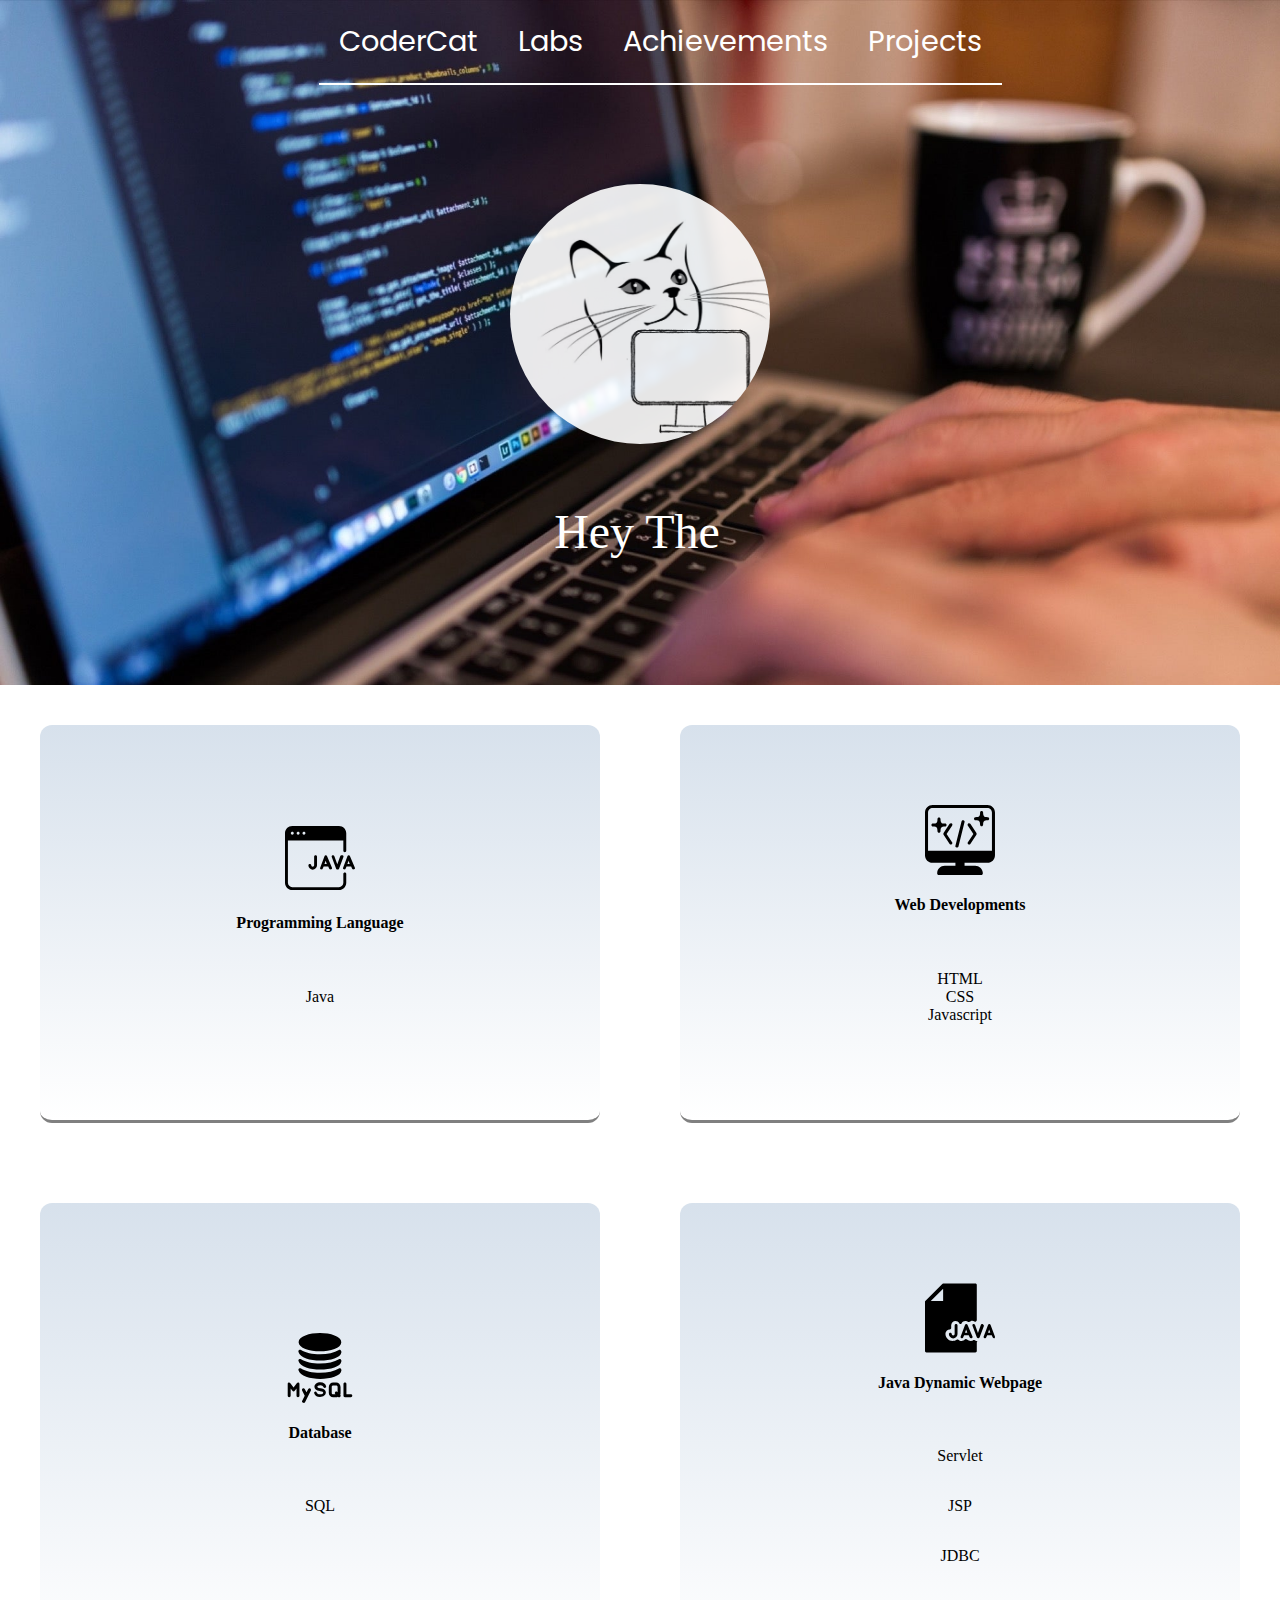
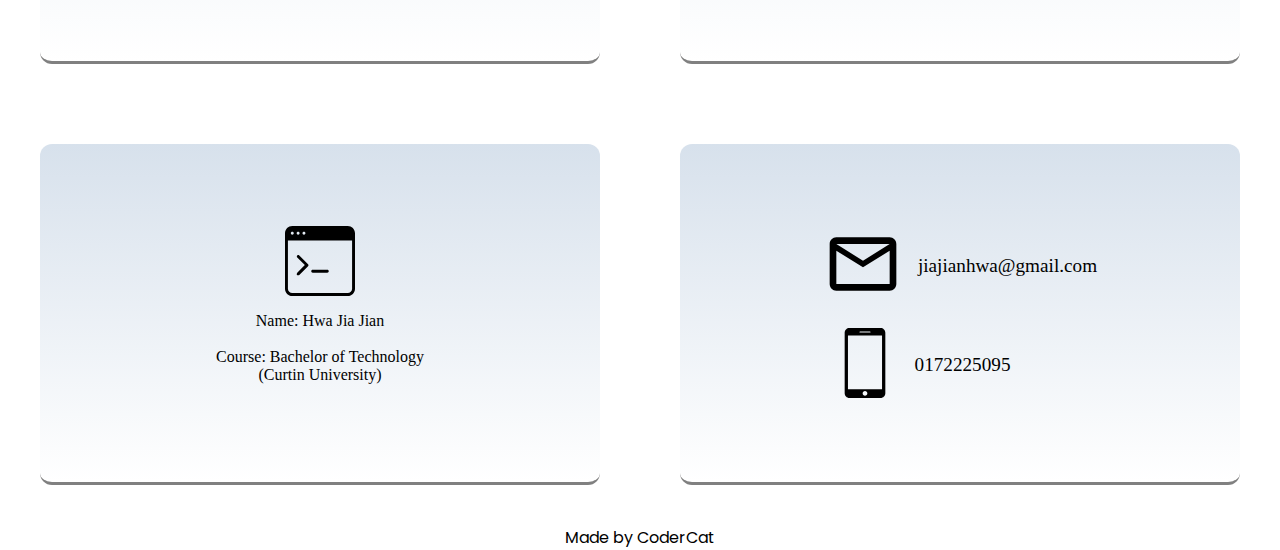
<file: index.html>
<!DOCTYPE html>

<html>
    <head>
        <meta charset="utf-8">
        <meta name="viewport" content="width=device-width, initial-scale=1">

        <link href="https://fonts.googleapis.com/css2?family=Roboto:wght@300&display=swap" rel="stylesheet">
        <link rel="preconnect" href="https://fonts.gstatic.com">
<link href="https://fonts.googleapis.com/css2?family=Poppins:wght@200&display=swap" rel="stylesheet">
        <link rel="stylesheet" type="text/css" href="style.css">

        <title>Jian | Programmer</title>
    </head>

    <body>
      <section class="main-section">
        <nav class="main-nav">
          <ul class="main-nav-container">
              <li><a href=".">CoderCat</a></li>
              <li><a href="labs.html">Labs</a></li>
              <li><a href="achievements.html">Achievements</a></li>
              <li><a href="project.html">Projects</a></li>
          </ul>
        </nav>

        <section class="title">
          <div class="title-background"></div>
          
          <div class="main-container">
            <div class="logo"></div>
            <!-- <h1 class="main-title">Programmer & Learner</h1>   -->
            <div class='console-container'>
              <span id='titleText'></span>
              <div class='console-underscore' id='console'>&#95;</div>
            </div>
          </div>
          
        </section>
      </section>
    
      <section class="self-introduction-section">
          <!-- <div class="selfintro-inner-bg">
            <div class="self-introduction-container">
              <h1 class="self-introduction-title">I am <span class="emphasize">Jian</span></h1>
              <p><span class="emphasize">C</span>oder, <span class="emphasize">L</span>earner</p>
              
            </div>
          </div> -->
  
          <div class="skills-container">
            <div class="skillsElement java-container">
              <div class="java-logo"></div>
              <h4>Programming Language</h4><br>
              <p>Java</p>
            </div>
  
            <div class="skillsElement web-container">
              <div class="webdev-logo"></div>
              <h4>Web Developments</h4><br>
              <p>HTML<br>CSS<br>Javascript</p>
            </div>
  
            <div class="skillsElement server-container">
              <div class="db-logo"></div>
              <h4>Database</h4><br>
              <p>SQL</p>
            </div>
  
            <div class="skillsElement javaWeb-container">
              <div class="javaWeb-logo"></div>
              <h4>Java Dynamic Webpage</h4><br>
              <p>Servlet</p>
              <p>JSP</p>
              <p>JDBC</p>
            </div>
  
            <div class="skillsElement etc-container">
              <div class="etc-logo"></div>
              <p>Name: Hwa Jia Jian<br><br>
                 Course: Bachelor of Technology<br>
                 (Curtin University)

              </p>
            </div>

            <div class="skillsElement contact-container">
              <div class="email-container">
                <div class="emaillogo logo">
                  <img src="Images/emailsvg.svg">
                </div>
              <div class="email">jiajianhwa@gmail.com</div>
                
              </div>
                
              <div class="phoneNum-container">
                <div class="phonelogo logo">
                  <img src="Images/smartphone-call.svg">
                </div>
              <div class="phonenumber">0172225095</div>
    

            </div>
  
          </div>
      </section>

      <!-- <section class="skills">
        <div class="skills-container">
          
          <div class="skills-background"></div>
          <div class="skillsElement java-container">
          <h4>Programming Language</h4><br>
          <p>Java</p>
          
          </div>
          <div class="skillsElement web-container">
            <h4>Web Developments</h4><br>
            <p>HTML<br>CSS<br>Javascript<br>Bootstrap</p>
          </div>
          <div class="skillsElement server-container">
            <h4>Database</h4><br>
            <p>SQL</p>
          </div>

          <div class="skillsElement backend-container">
            <h4>BackEnd</h4><br>
            <p>Servlet</p>
            <p>JSP</p>
            <p>JDBC</p>
          </div>
        </div>
          
      </section> -->
      <script type= "text/javascript" src="script.js"></script>
      <script>
        consoleText(['Hey There!', 'I am Jian', 'A passionate programmer'], 'titleText',['white','white','white']);
    </script>
      <footer>Made by CoderCat</footer>
    </body>
</html>
</file>
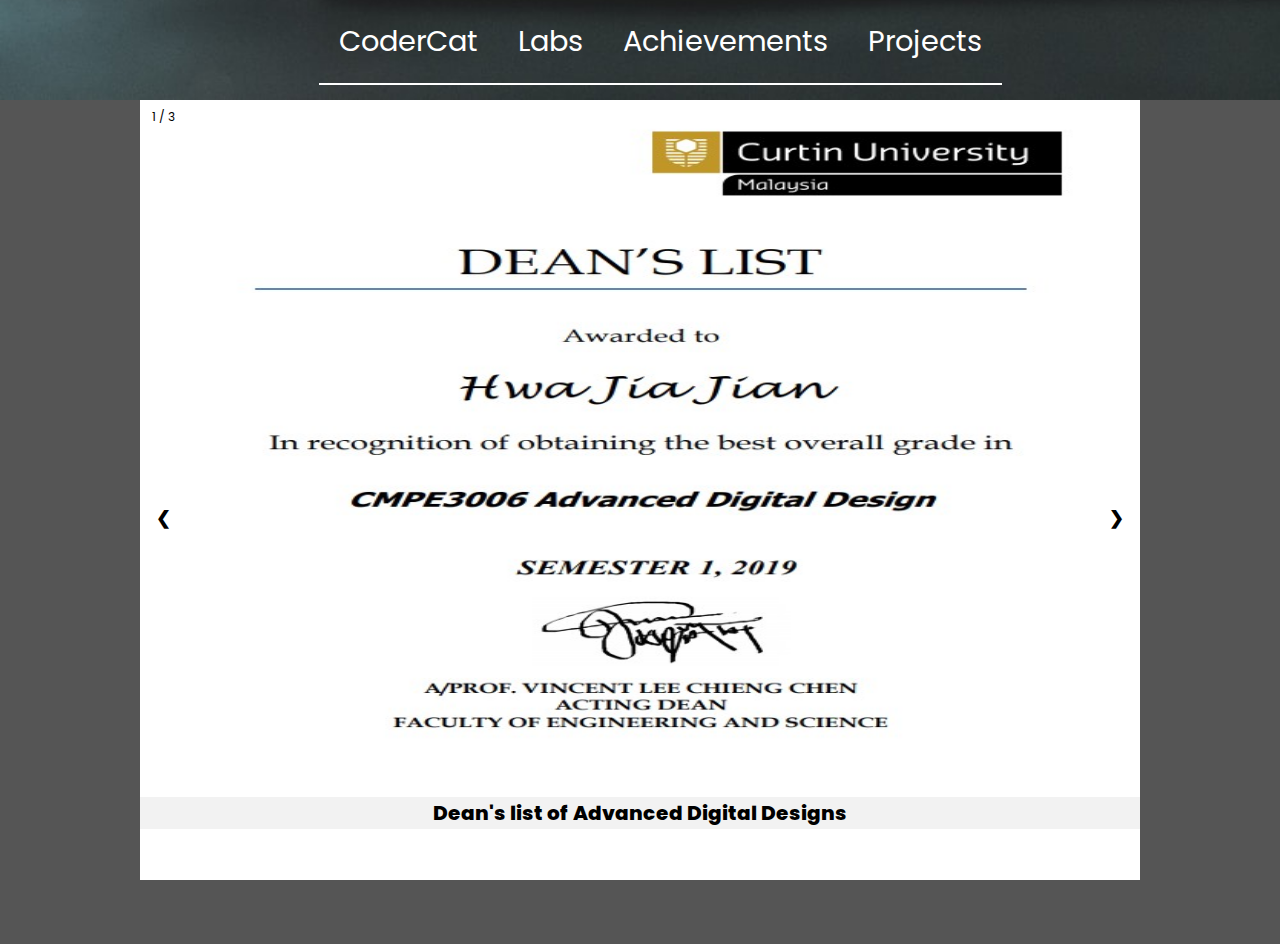
<file: achievements.html>
<!DOCTYPE html>
<html>
  <head>
    <meta charset="utf-8">
    <meta name="viewport" content="width=device-width, initial-scale=1">
    <link rel="preconnect" href="https://fonts.gstatic.com">
    <link href="https://fonts.googleapis.com/css2?family=Poppins:wght@200&display=swap" rel="stylesheet">
    <link rel="stylesheet" type="text/css" href="style.css">

    <title>My Achievements</title>

  </head>
  <body>
    <section class="main-section-lab">
      <nav class="main-nav">
        <ul class="main-nav-container">
            <li><a href=".">CoderCat</a></li>
            <li><a href="labs.html">Labs</a></li>
            <li><a href="achievements.html">Achievements</a></li>
            <li><a href="project.html">Projects</a></li>
        </ul>
      </nav>
    </section>

    

    <div class="achivementsbg">
      <div class="slideshow-container">
          
        <div class="mySlides fade">
          <div class="numbertext">1 / 3</div>
          <img src="Images/deanadd.jpg" style="width:100%">
          <div class="text">Dean's list of Advanced Digital Designs</div>
        </div>
  
        <div class="mySlides fade">
          <div class="numbertext">2 / 3</div>
          <img src="Images/deanselec.jpg" style="width:100%">
          <div class="text">Dean's list of Electronics</div>
        </div>
  
        <div class="mySlides fade">
          <div class="numbertext">3 / 3</div>
          <img src="Images/deanswdn.jpg" style="width:100%">
          <div class="text">Dean's list of Wireless Data Networks</div>
        </div>
  
        <a class="prev" onclick="plusSlides(-1)">&#10094;</a>
        <a class="next" onclick="plusSlides(1)">&#10095;</a>
  
        </div>
        <br>
    </div>

      <!-- <div style="text-align:center">
        <span class="dot" onclick="currentSlide(1)"></span> 
        <span class="dot" onclick="currentSlide(2)"></span> 
        <span class="dot" onclick="currentSlide(3)"></span> 
      </div> -->


      <script type= "text/javascript" src="script.js"></script>
      <script>
          var slideIndex = 1;
          window.onload=showSlides(slideIndex);
      </script>
    </body>
</html>
</file>
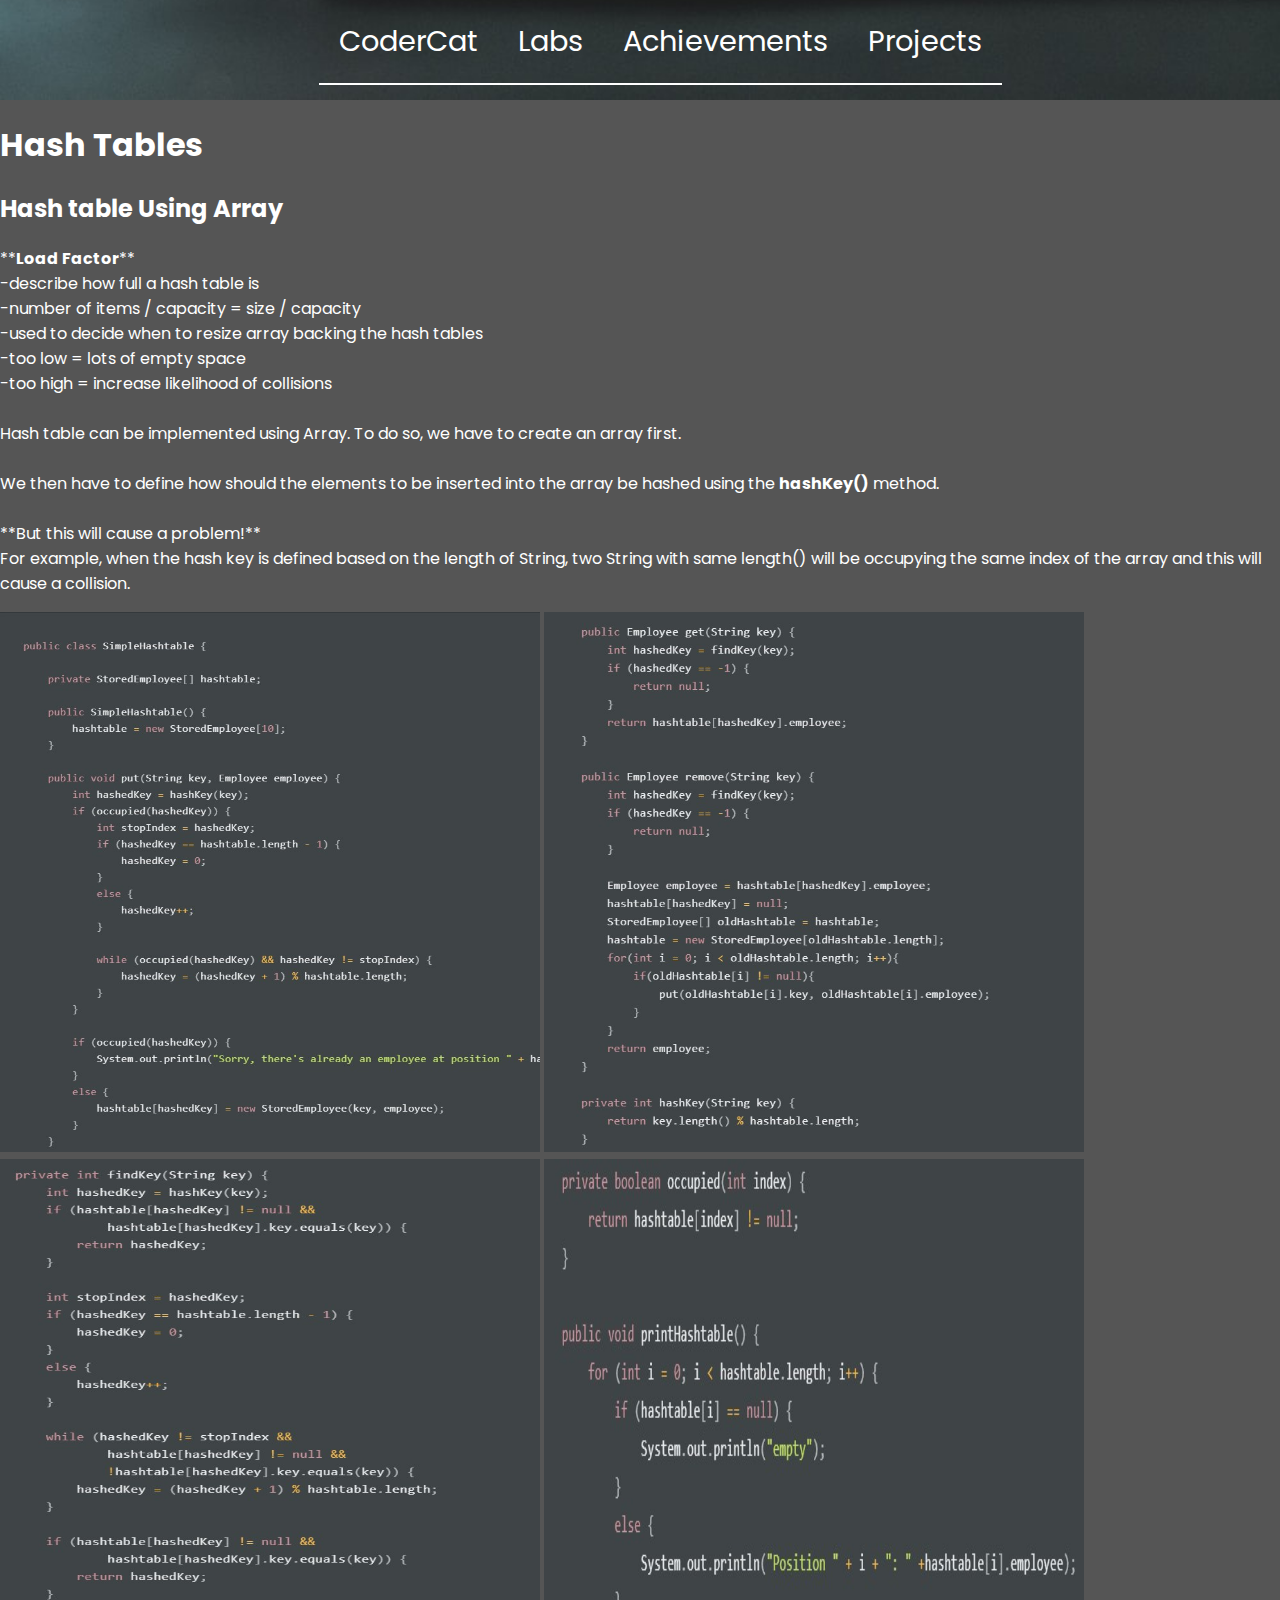
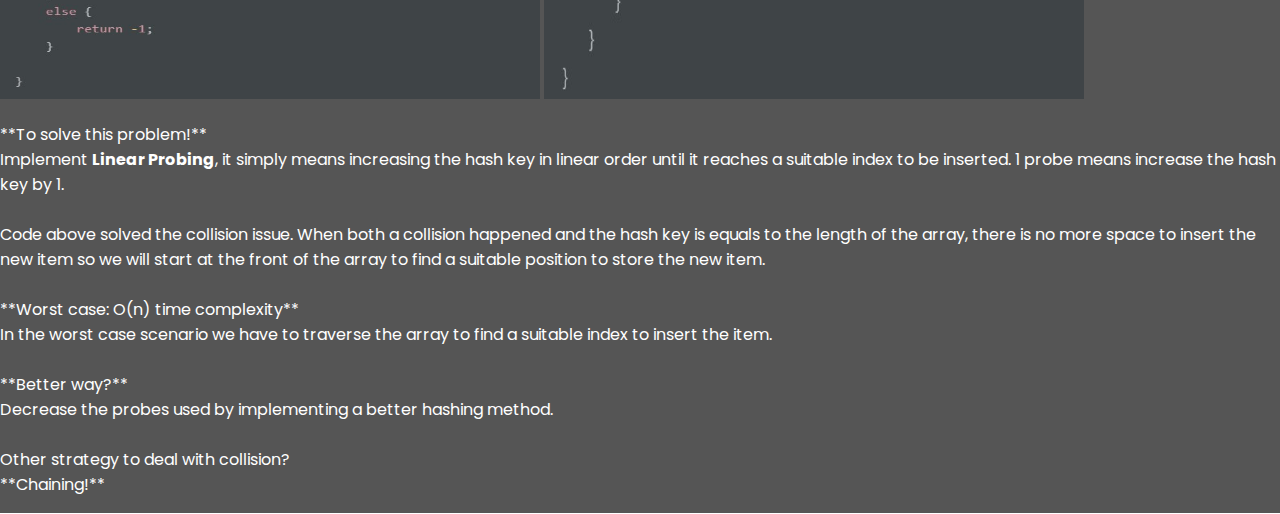
<file: dsa.html>
<!DOCTYPE html>
<html>

    <head>
        <meta charset="utf-8">
        <meta name="viewport" content="width=device-width, initial-scale=1">
        <link rel="preconnect" href="https://fonts.gstatic.com">
        <link href="https://fonts.googleapis.com/css2?family=Poppins:wght@200&display=swap" rel="stylesheet">
        <link rel="stylesheet" type="text/css" href="style.css">

        <title>Data Structure and Algorithms</title>
    </head>

    <body>
        <section class="main-section-lab">
            <nav class="main-nav">
              <ul class="main-nav-container">
                  <li><a href=".">CoderCat</a></li>
                  <li><a href="labs.html">Labs</a></li>
                  <li><a href="achievements.html">Achievements</a></li>
                  <li><a href="project.html">Projects</a></li>
              </ul>
            </nav>
        </section>

        <section class="dsaQues">
            <div class="dsaQues1">
                <h1>Hash Tables</h1>
                <h2>Hash table Using Array</h2>
                <p>
                    **<strong>Load Factor</strong>**<br>
                    -describe how full a hash table is<br>
                    -number of items / capacity = size / capacity<br>
                    -used to decide when to resize array backing the hash tables<br>
                    -too low = lots of empty space<br>
                    -too high = increase likelihood of collisions<br><br>

                    Hash table can be implemented using Array. To do so, we have to create an array first.<br><br>

                    We then have to define how should the elements to be inserted into the array be hashed

                    using the <strong>hashKey()</strong> method. <br><br>

                    **But this will cause a problem!** <br>

                    For example, when the hash key is defined based on the length of String,
                    two String with same length() will be occupying the same index of the array and this 
                    will cause a collision.
                </p>

                <img src="Images/hashtable1.jpg">
                <img src="Images/hashtable2.jpg">
                <img src="Images/hashtable3.jpg">
                <img src="Images/hashtable4.jpg">


                <p>
                    **To solve this problem!**<br>

                    Implement  <strong>Linear Probing</strong>, it simply means increasing the hash key in linear order 
                    until it reaches a suitable index to be inserted. 1 probe means increase the hash key by 1.<br><br>

                    Code above solved the collision issue.  When both a collision happened and the hash
                     key is equals to the length of the array, there is no more space to insert the new
                      item so we will start at the front of the array to find a suitable position to store 
                      the new item.<br><br>

                    **Worst case:  O(n) time complexity**<br>

                    In the worst case scenario we have to traverse the array to find a suitable index to 
                    insert the item.<br><br>

                    **Better way?**<br>

                    Decrease the probes used by implementing a better hashing method.<br><br>

                    Other strategy to deal with collision?<br>

                    **Chaining!**


                </p>
            </div>



        </section>

    </body>
</html>
</file>
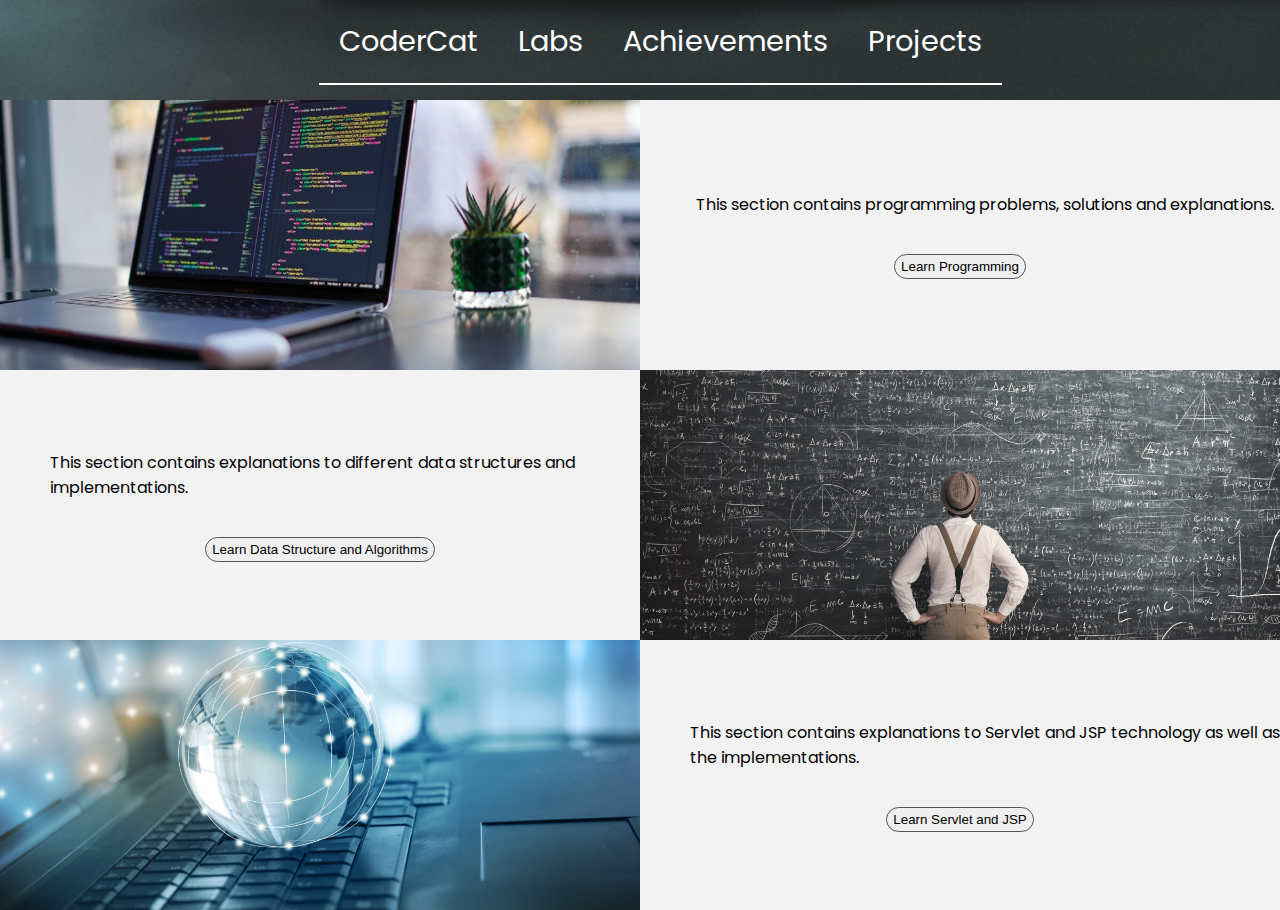
<file: labs.html>
<!DOCTYPE html>
<html>
    <head>
        <meta charset="utf-8">
        <meta name="viewport" content="width=device-width, initial-scale=1">
<!-- 
        <link href="https://fonts.googleapis.com/css2?family=Roboto:wght@300&display=swap" rel="stylesheet"> -->
        <link rel="preconnect" href="https://fonts.gstatic.com">
        <link href="https://fonts.googleapis.com/css2?family=Poppins:wght@200&display=swap" rel="stylesheet">
        <link rel="preconnect" href="https://fonts.gstatic.com">
        <link href="https://fonts.googleapis.com/css2?family=Lora&display=swap" rel="stylesheet">   
        <link rel="stylesheet" type="text/css" href="style.css">
       
        <title>Labs</title>
    </head>


    <body>
        <section class="main-section-lab">
            <nav class="main-nav">
              <ul class="main-nav-container">
                  <li><a href=".">CoderCat</a></li>
                  <li><a href="labs.html">Labs</a></li>
                  <li><a href="achievements.html">Achievements</a></li>
                  <li><a href="project.html">Projects</a></li>
              </ul>
            </nav>
        </section>


        <section class="labs-container">

            <section class="ProgrammingQuestions">
                <div class="programmingQuesContainer">
                    <div class="programImage"></div>
                    <div class="programInner">
                        
                        <div class="programDescription">This section contains
                            programming problems, solutions and explanations.
                        </div>

                        <div class="programBtn">
                            <button type="button" class="programbtn"
                            onmouseover="overProgramBtn()"
                            onmouseout="outProgramBtn()">Learn Programming

                            <span class="prgmbtnOverText" id="programPopup">Let's do some
                                brain workout!
                            </span>
                            </button>
                        </div>

                    </div>
                </div>
            </section>
    
            <section class="DSA">
                <div class="DSAContainer">
                    <div class="DSAInner">
                       
                        <div class="DSADescription">This section contains
                            explanations to different data structures and
                            implementations.
                        </div>
                        <div class="DSABtn">
                            <button type="button" class="dsabtn"
                            onmouseover="overDsaBtn()"
                            onmouseout="outDSABtn()">Learn Data Structure and Algorithms

                                <span class="dsabtnOverText" id="dsaPopup">Let's solve
                                    the mystery of data structures
                                </span>
                            </button>
                            
                        </div>
                    </div>
                    <div class="DSAImage"></div>
                    
                </div>
            </section>
    
            <section class="SrvJSP">
                <div class="SrvJSPContainer">
                    <div class="SrvJSPImage"></div>
                    <div class="SrvJSPInner">
                        
                        <div class="SrvJSPDescription">This section contains
                            explanations to Servlet and JSP technology as well 
                            as the implementations.
                        </div>

                        <div class="SrvJSPBtn">
                            <button type="button" class="SrvJSPbtn"
                            onmouseover="overSrvJSPBtn()"
                            onmouseout="outSrvJSPBtn()">Learn Servlet and JSP

                                <span class="SrvJSPbtnOverText" id="SrvJSPPopup">Let's explore
                                    the magic behind a dynamic webpage!
                                </span>
                            </button>
                        </div>
                    </div>
                </div>
            </section>

       </section> 

       <script type= "text/javascript" src="script.js"></script>
    </body>
</html>
</file>
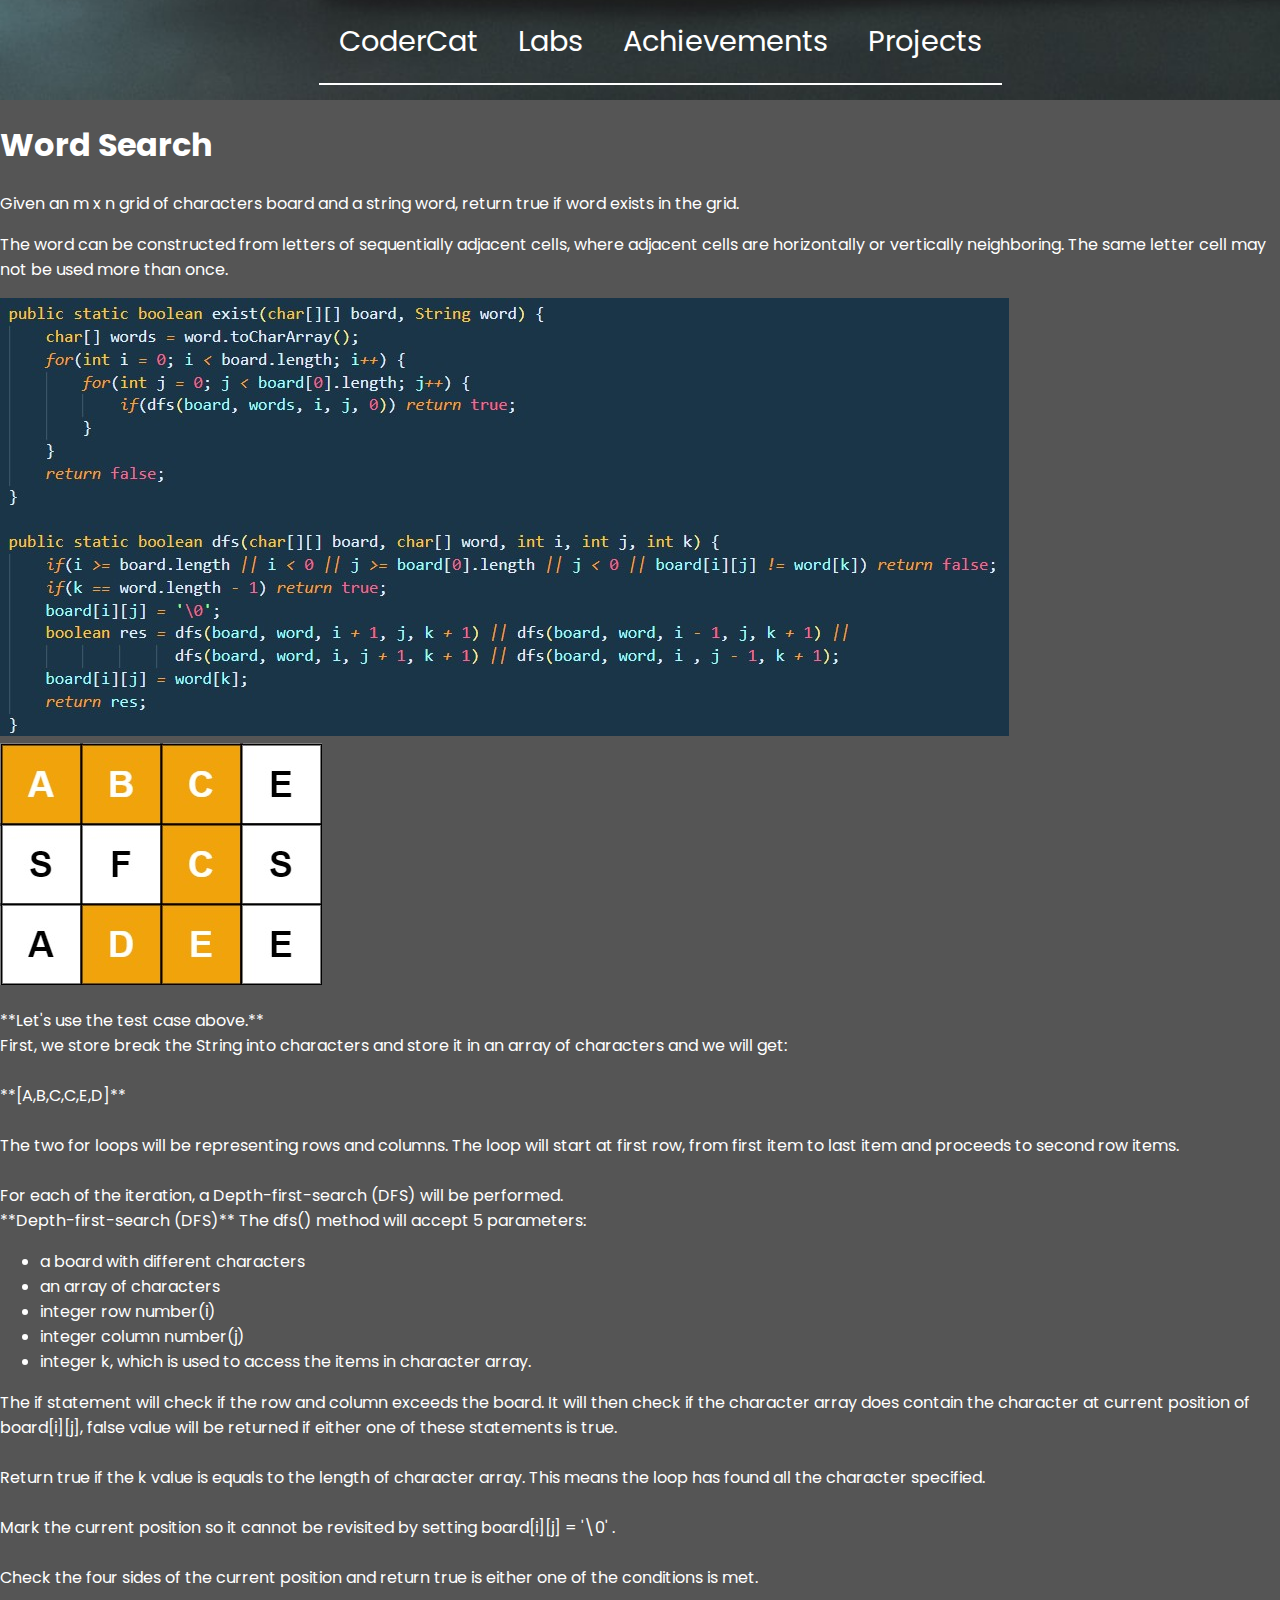
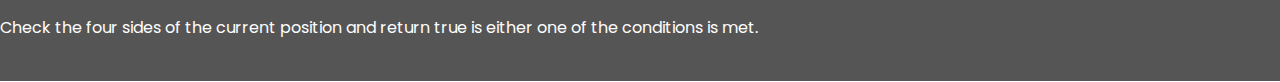
<file: programming.html>
<!DOCTYPE html>
<html>

    <head>
        <meta charset="utf-8">
        <meta name="viewport" content="width=device-width, initial-scale=1">
        <link rel="preconnect" href="https://fonts.gstatic.com">
        <link href="https://fonts.googleapis.com/css2?family=Poppins:wght@200&display=swap" rel="stylesheet">
        <link rel="stylesheet" type="text/css" href="style.css">

        <title>Programmig Question</title>
    </head>

    <body>
        <section class="main-section-lab">
            <nav class="main-nav">
              <ul class="main-nav-container">
                  <li><a href=".">CoderCat</a></li>
                  <li><a href="labs.html">Labs</a></li>
                  <li><a href="achievements.html">Achievements</a></li>
                  <li><a href="project.html">Projects</a></li>
              </ul>
            </nav>
        </section>

        <section class="programQues">
            <div class="programQues1-container">
                <h1>Word Search</h1>
                <p>Given an m x n grid of characters board and a string word, return true if word exists in the grid.</p>
                <p>The word can be constructed from letters of sequentially adjacent cells, where adjacent cells are horizontally or vertically neighboring. The same letter cell may not be used more than once.</p>
                <img src="Images/wordsearch.jpg">
                <img src="Images/wordSearchBoard.png">
                <p>
                    **Let's use the test case above.**<br>

                    First, we store break the String into characters and store it in an array of characters and we will get:<br><br>
                    
                    **[A,B,C,C,E,D]**<br><br>
                    
                    The two for loops will be representing rows and columns. The loop will start at first row, from first item to last item and proceeds to second row items. <br><br>
                    
                    For each of the iteration, a Depth-first-search (DFS) will be performed. <br>
                    
                    **Depth-first-search (DFS)**
                    
                    The dfs() method will accept 5 parameters:

                    <ul>
                        <li>a board with different characters</li>
                        <li>an array of characters</li>
                        <li>integer row number(i)</li>
                        <li>integer column number(j)</li>
                        <li>integer k, which is used to access the items in character array.</li>
                    </ul>

                    The if statement will check if the row and column exceeds the board. It will then check if the character array does contain the character at current position of board[i][j], 
                     false value will be returned if either one of these statements is true.<br><br>

                    Return true if the k value is equals to the length of character array. This means the loop has found all the character specified.<br><br>

                    Mark the current position so it cannot be revisited by setting board[i][j] = '\0' .<br><br>

                    Check the four sides of the current position and return true is either one of the conditions is met.<br><br>

                    Check the four sides of the current position and return true is either one of the conditions is met.<br><br>
                </p>
            
            </div>

        </section>
       


        



    </body>
</html>
</file>
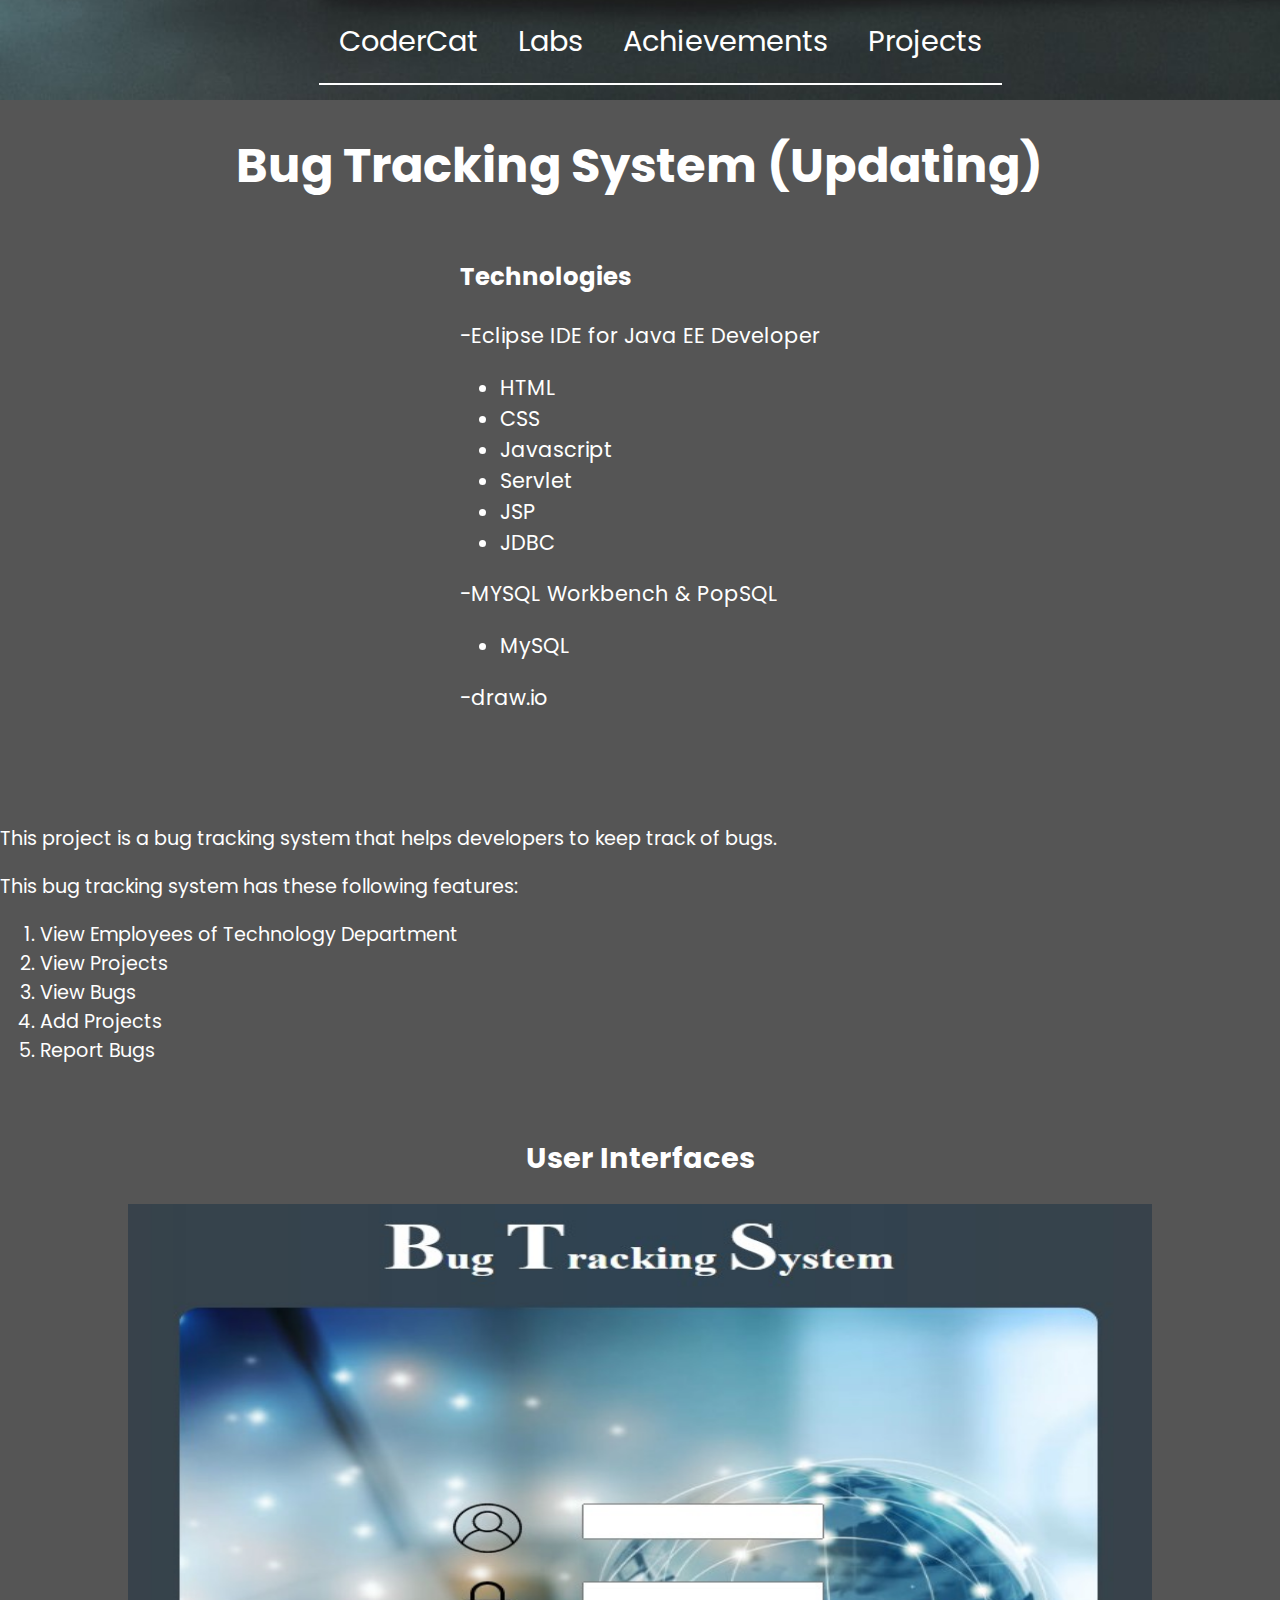
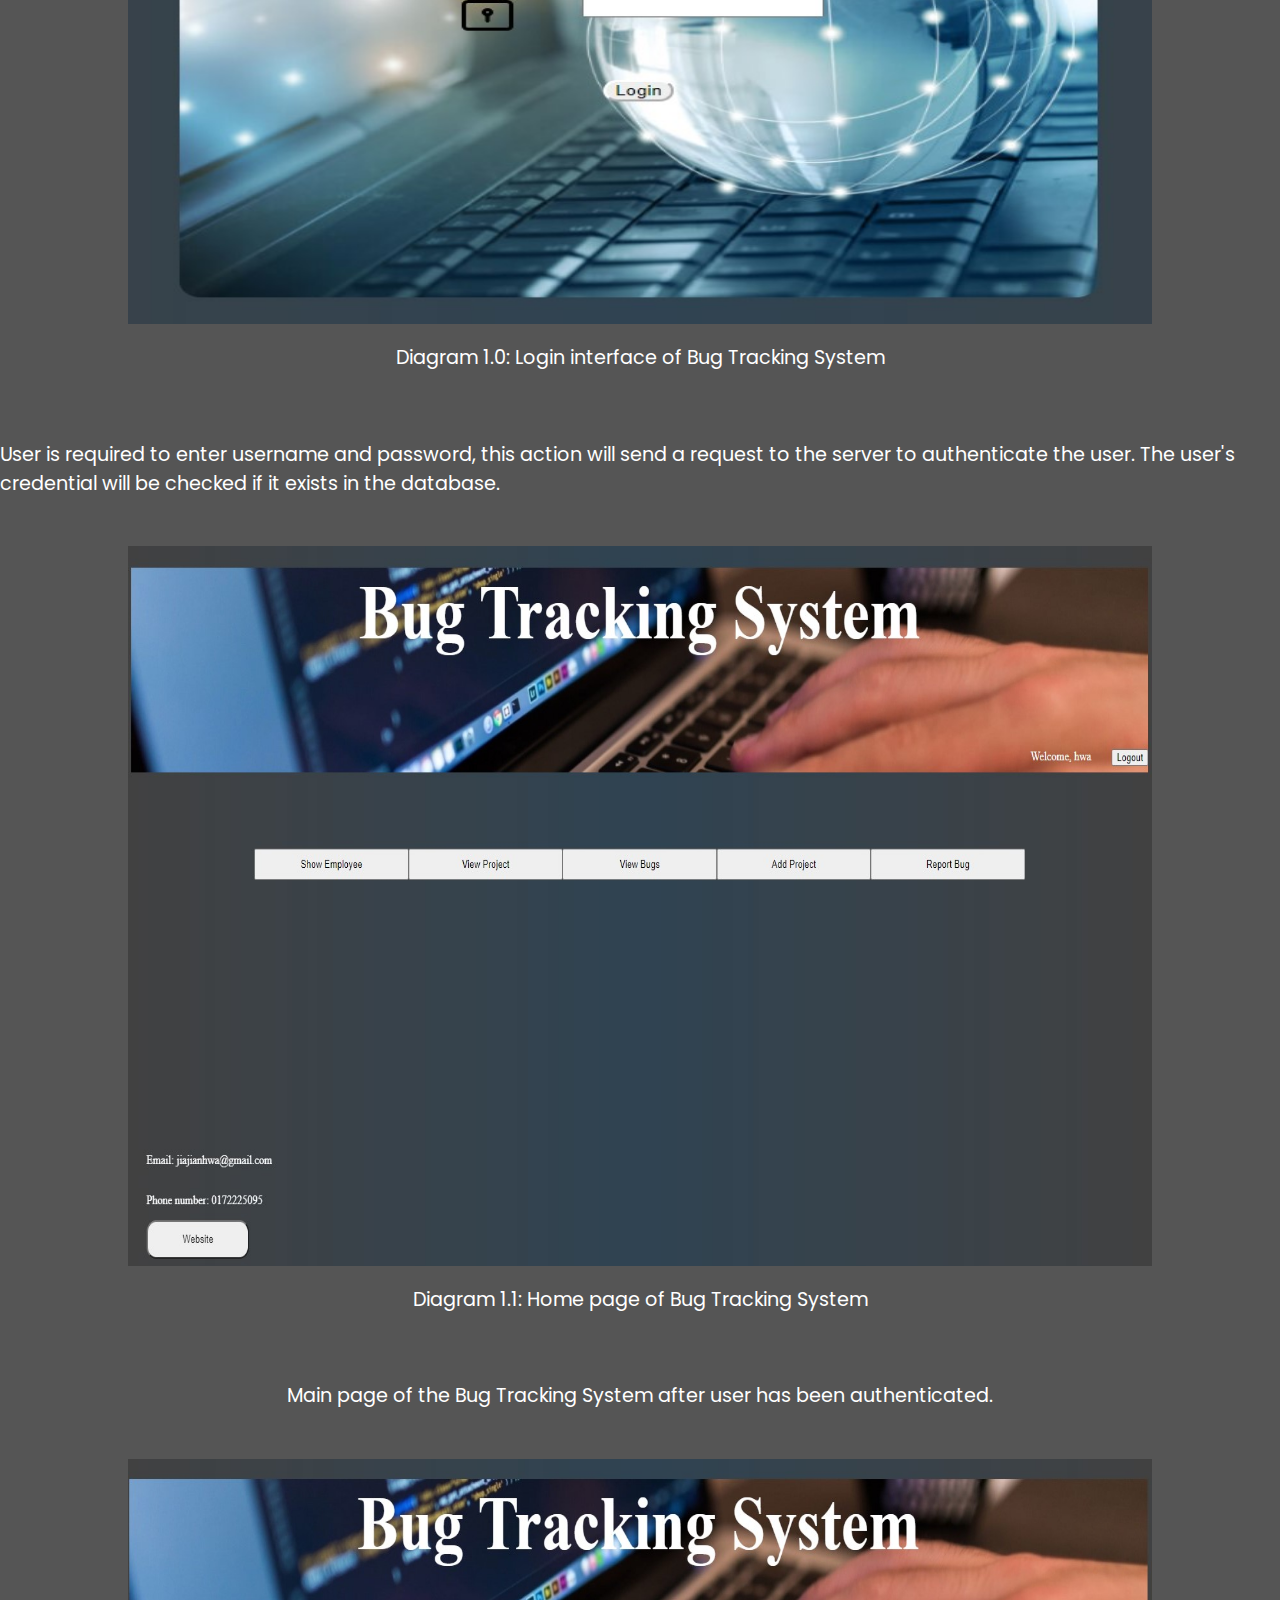
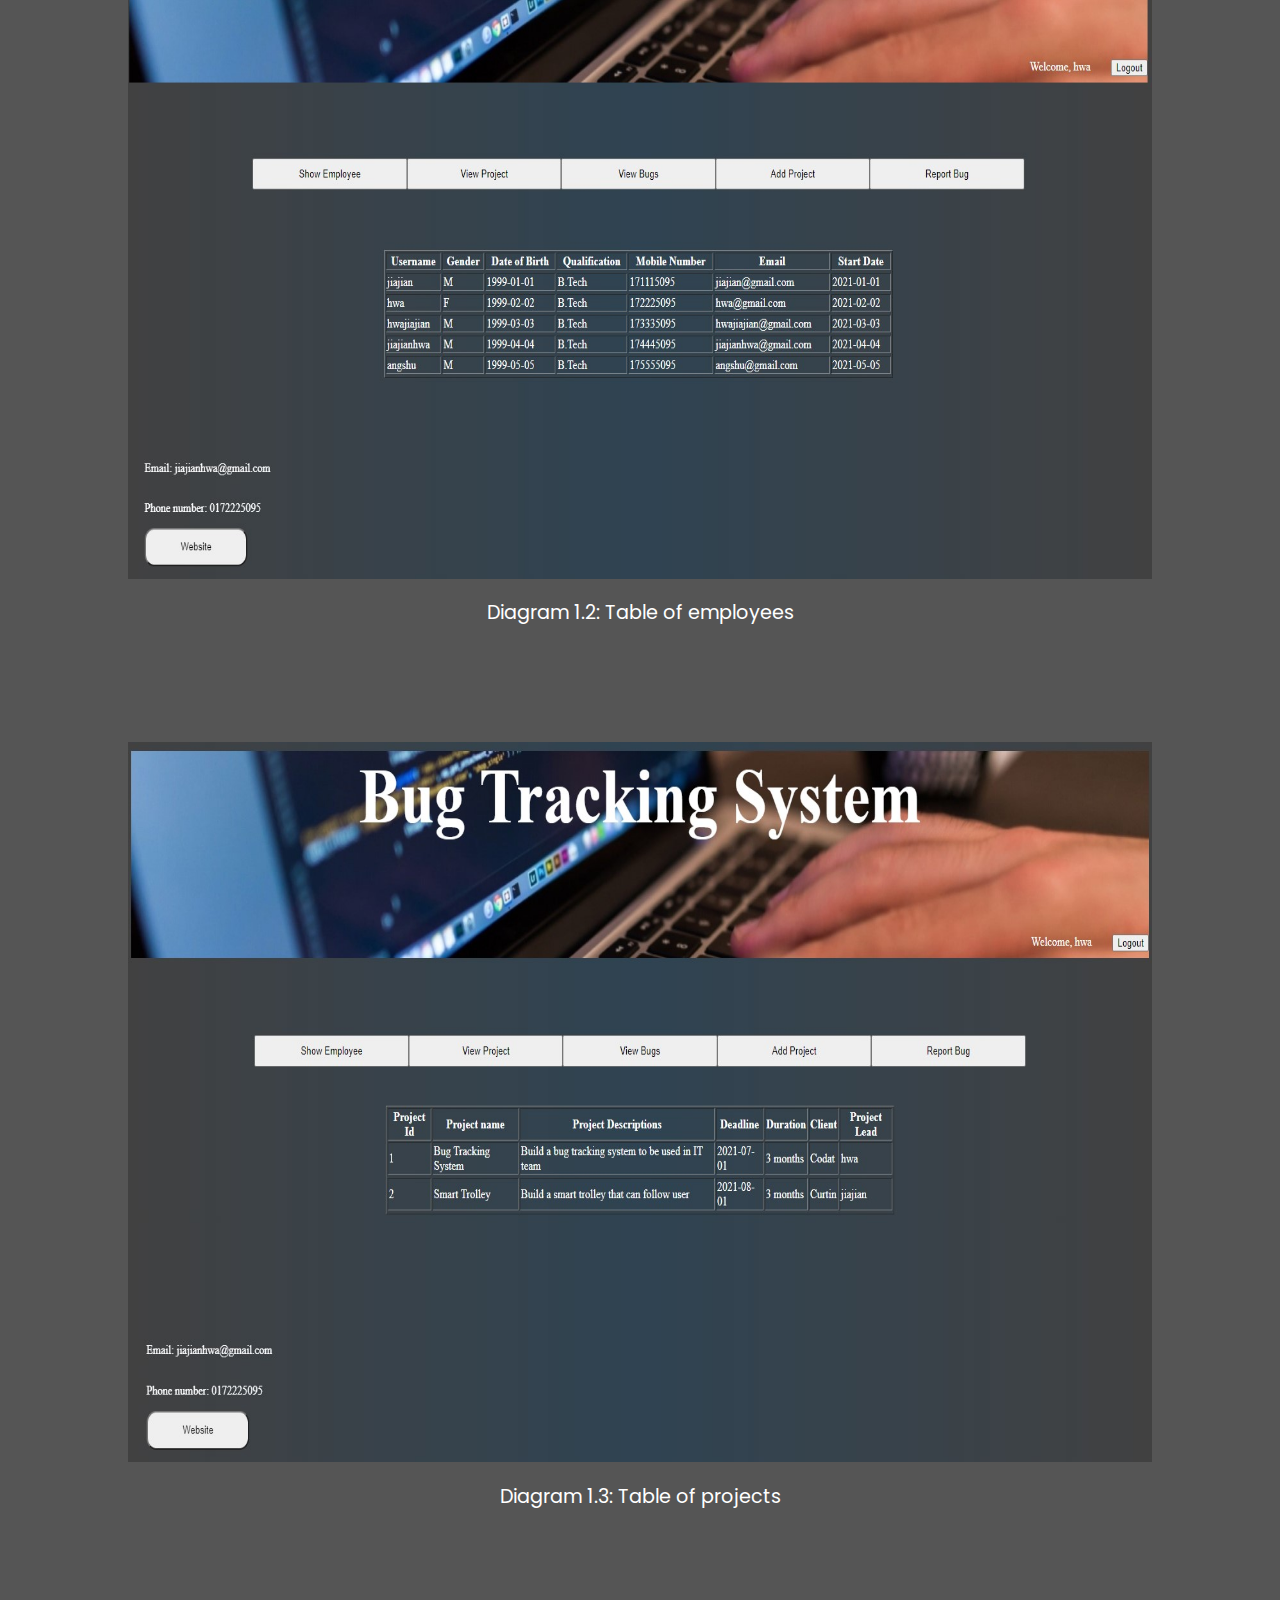
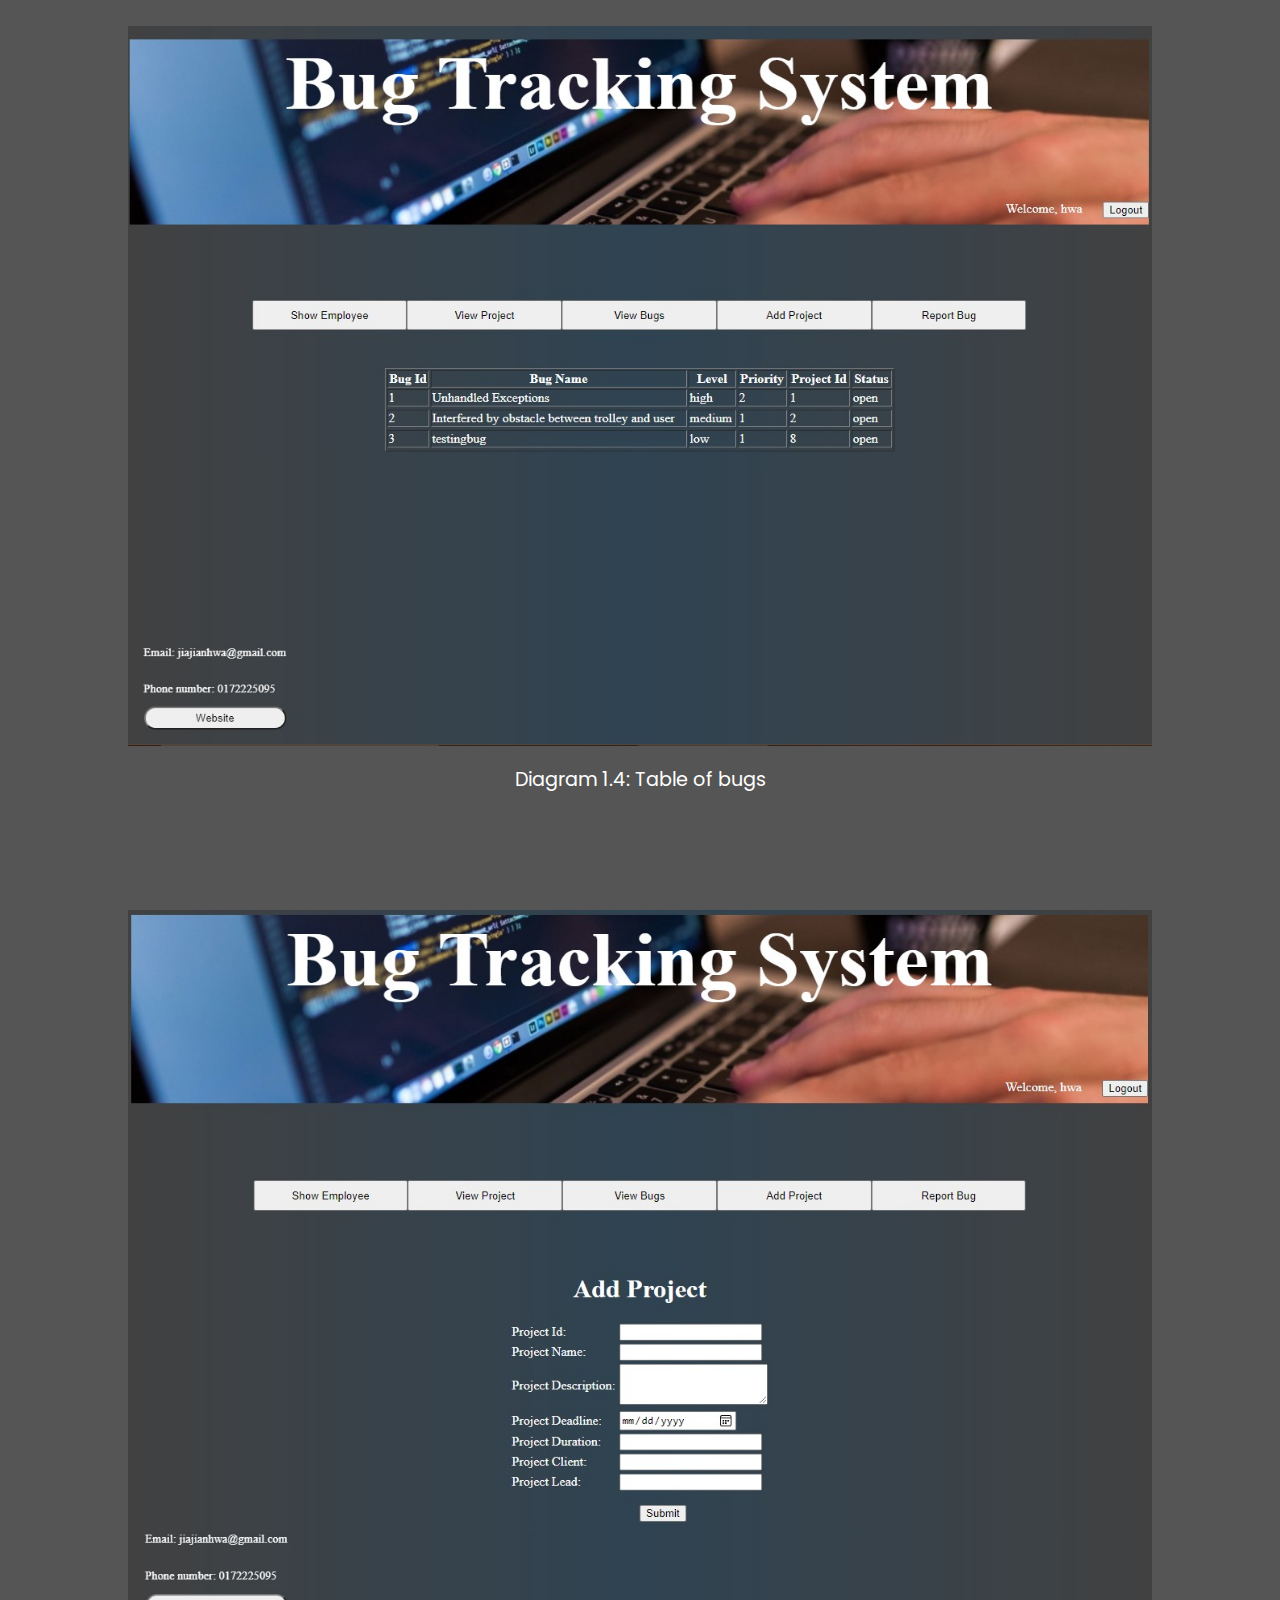
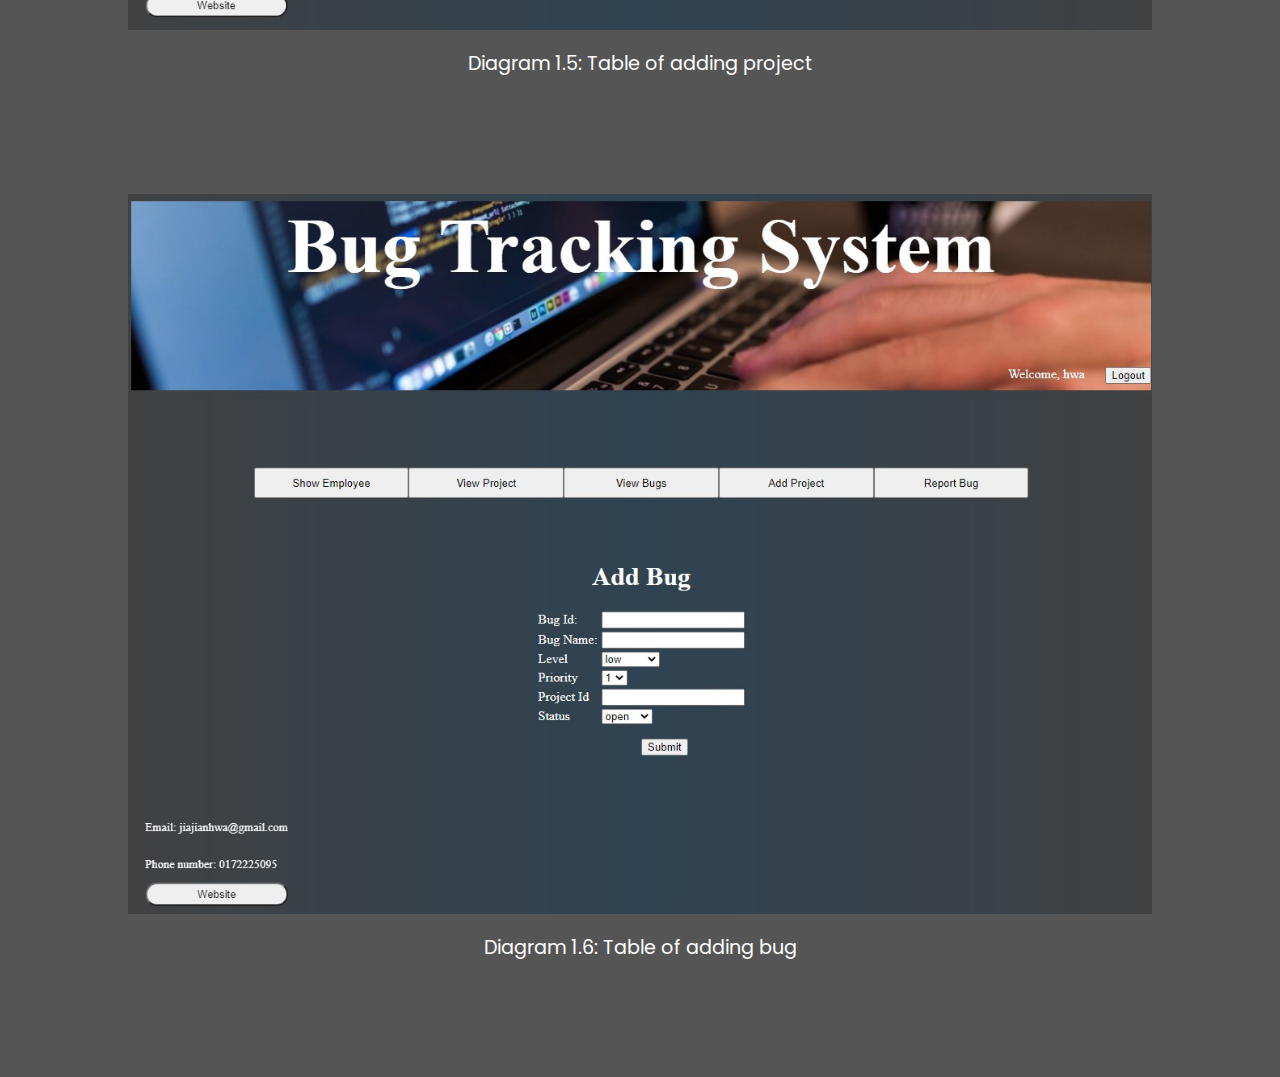
<file: project.html>
<!DOCTYPE html>
<html>
    <head>
        <meta charset="utf-8">
        <meta name="viewport" content="width=device-width, initial-scale=1">
        <link rel="preconnect" href="https://fonts.gstatic.com">
        <link href="https://fonts.googleapis.com/css2?family=Poppins:wght@200&display=swap" rel="stylesheet">
        <link rel="preconnect" href="https://fonts.gstatic.com">
        <link href="https://fonts.googleapis.com/css2?family=Lora&display=swap" rel="stylesheet">   
        <link rel="stylesheet" type="text/css" href="style.css">
       
        <title>Labs</title>

    </head>


    <body>
        <section class="main-section-lab">
            <nav class="main-nav">
              <ul class="main-nav-container">
                  <li><a href=".">CoderCat</a></li>
                  <li><a href="labs.html">Labs</a></li>
                  <li><a href="achievements.html">Achievements</a></li>
                  <li><a href="project.html">Projects</a></li>
              </ul>
            </nav>
        </section>


        <div class="project">
            <h1>Bug Tracking System (Updating)</h1>

            <div class="use-container">
                <div class="tech-container">
                    <h3>Technologies</h3>
                    <p>-Eclipse IDE for Java EE Developer</p>
                    <ul>
                        <li>HTML</li>
                        <li>CSS</li>
                        <li>Javascript</li>
                        <li>Servlet</li>
                        <li>JSP</li>
                        <li>JDBC</li>
                    </ul>
                    <p>-MYSQL Workbench & PopSQL</p>
                    <ul>
                        <li>MySQL</li>
                    </ul>
                    <p>-draw.io</p>
                </div>

            </div>

            <div class="project-intro">
                <p>This project is a bug tracking system that helps developers 
                    to keep track of bugs.
                </p>
                <p>This bug tracking system has these following features:</p>
                <ol>
                    <li>View Employees of Technology Department</li>
                    <li>View Projects</li>
                    <li>View Bugs</li>
                    <li>Add Projects</li>
                    <li>Report Bugs</li>
                </ol><br>

                
                <h2 style="text-align: center;">User Interfaces</h2>

                <div class="bugtrackingresult">
                    <img src="Images/bugtrackinglogin.jpg">
                    <p>Diagram 1.0: Login interface of Bug Tracking System</p><br>
                    <p>User is required to enter username and password, this action will send a request to the
                        server to authenticate the user. The user's credential will be checked if it exists in the
                        database.
                    </p><br>
                    <img src="Images/bugtrackinghome.jpg">
                    <p>Diagram 1.1: Home page of Bug Tracking System</p><br>
                    <p>Main page of the Bug Tracking System after user has been authenticated.
                    </p><br>
                    <img src="Images/bugtrackingshowemployee.jpg">
                    <p>Diagram 1.2: Table of employees</p><br>
                    <p>
                    </p><br>
                    <img src="Images/bugtrackingviewproject.jpg">
                    <p>Diagram 1.3: Table of projects</p><br>
                    <p>
                    </p><br>
                    <img src="Images/bugtrackingviewbug.jpg">
                    <p>Diagram 1.4: Table of bugs</p><br>
                    <p>
                    </p><br>
                    <img src="Images/bugtrackingaddproject.jpg">
                    <p>Diagram 1.5: Table of adding project</p><br>
                    <p>
                    </p><br>
                    <img src="Images/bugtrackingaddbug.jpg">
                    <p>Diagram 1.6: Table of adding bug</p><br>
                    <p>
                    </p><br>
                </div>
               
            </div>
           
        </div>
    </body>
</html>
</file>
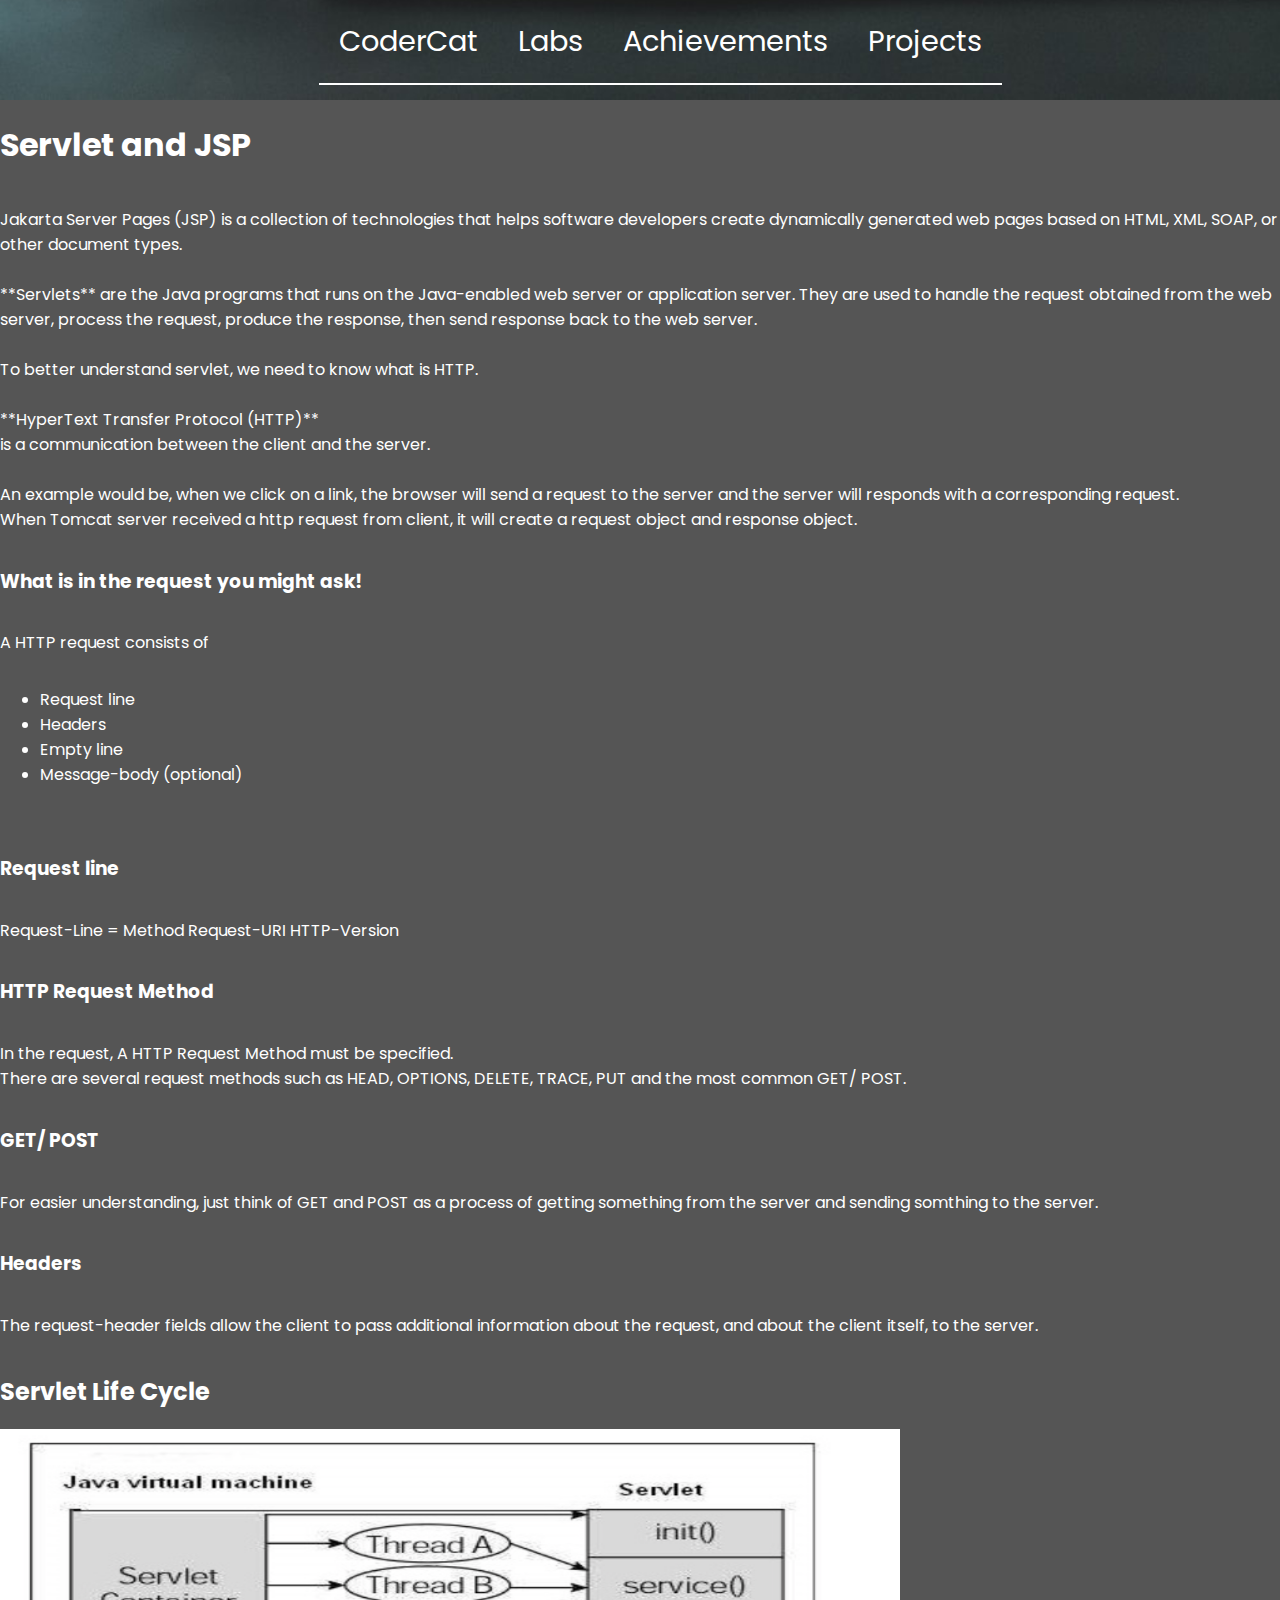
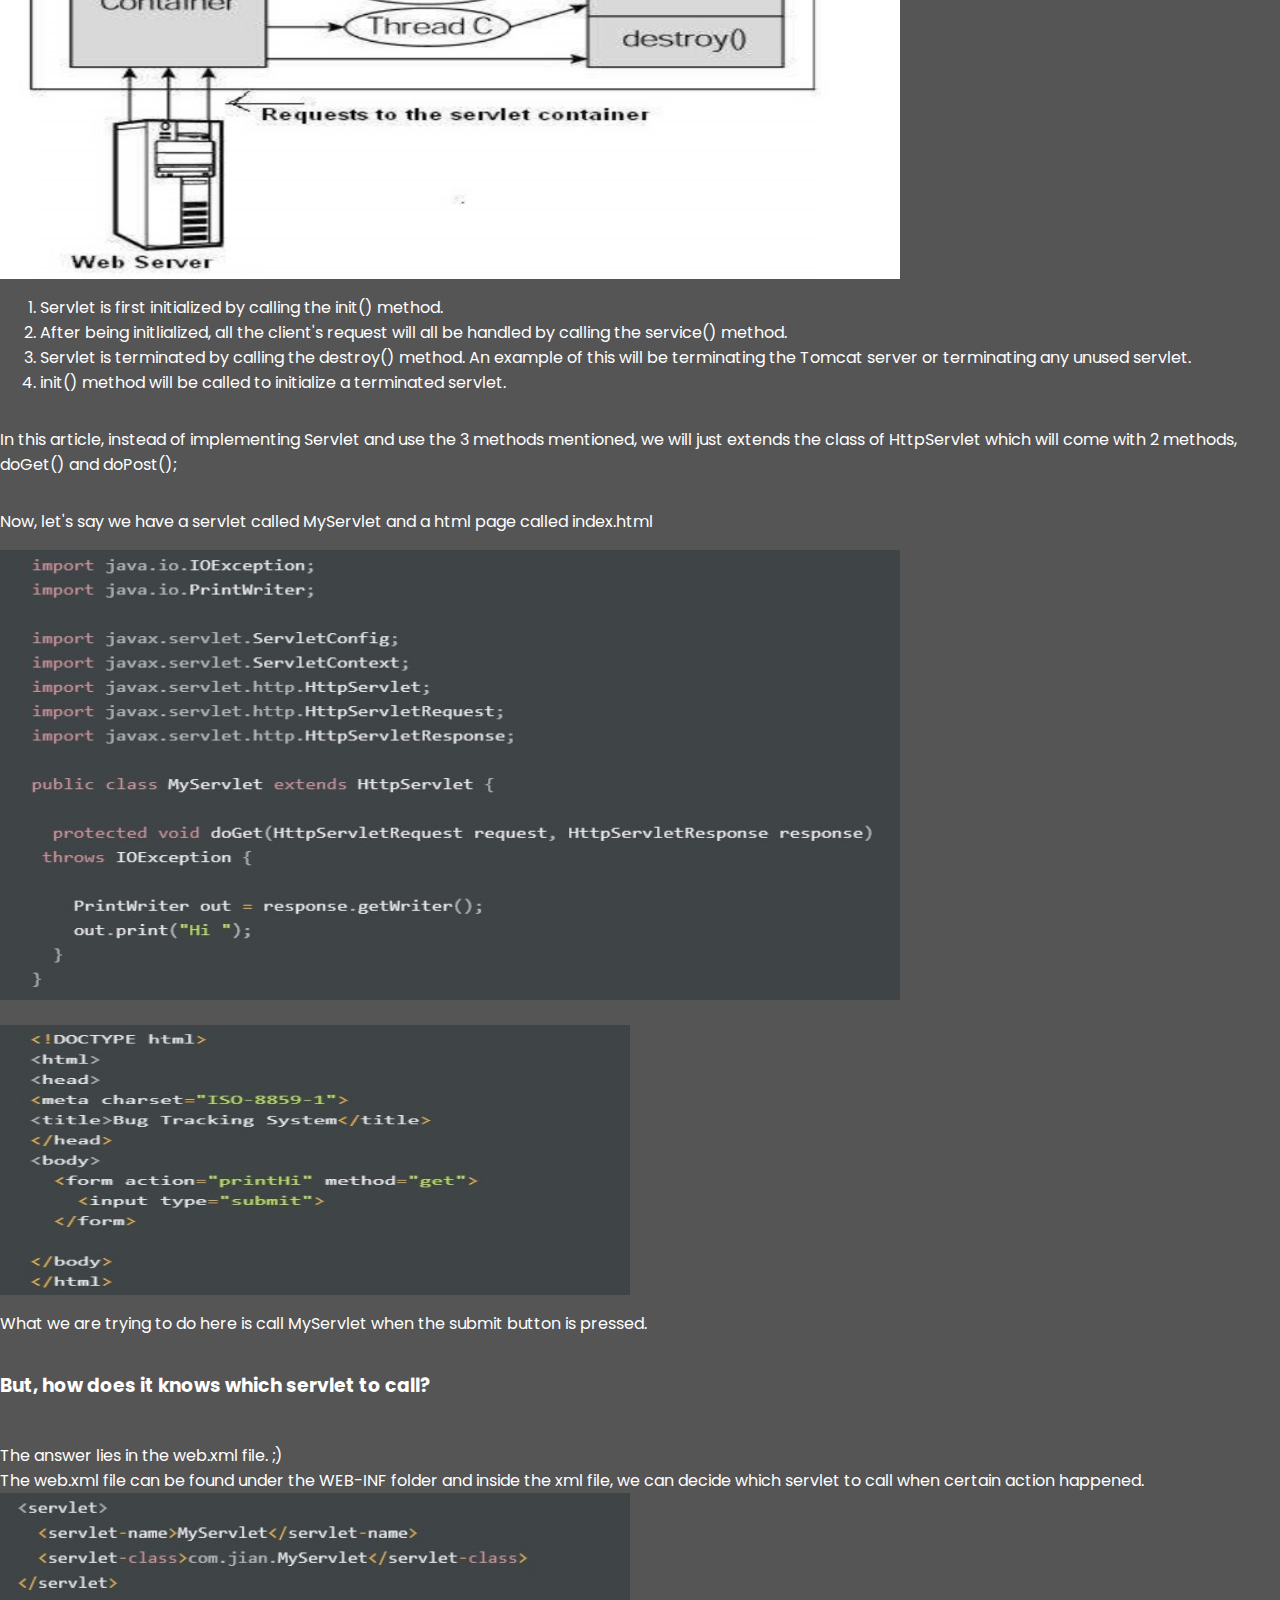
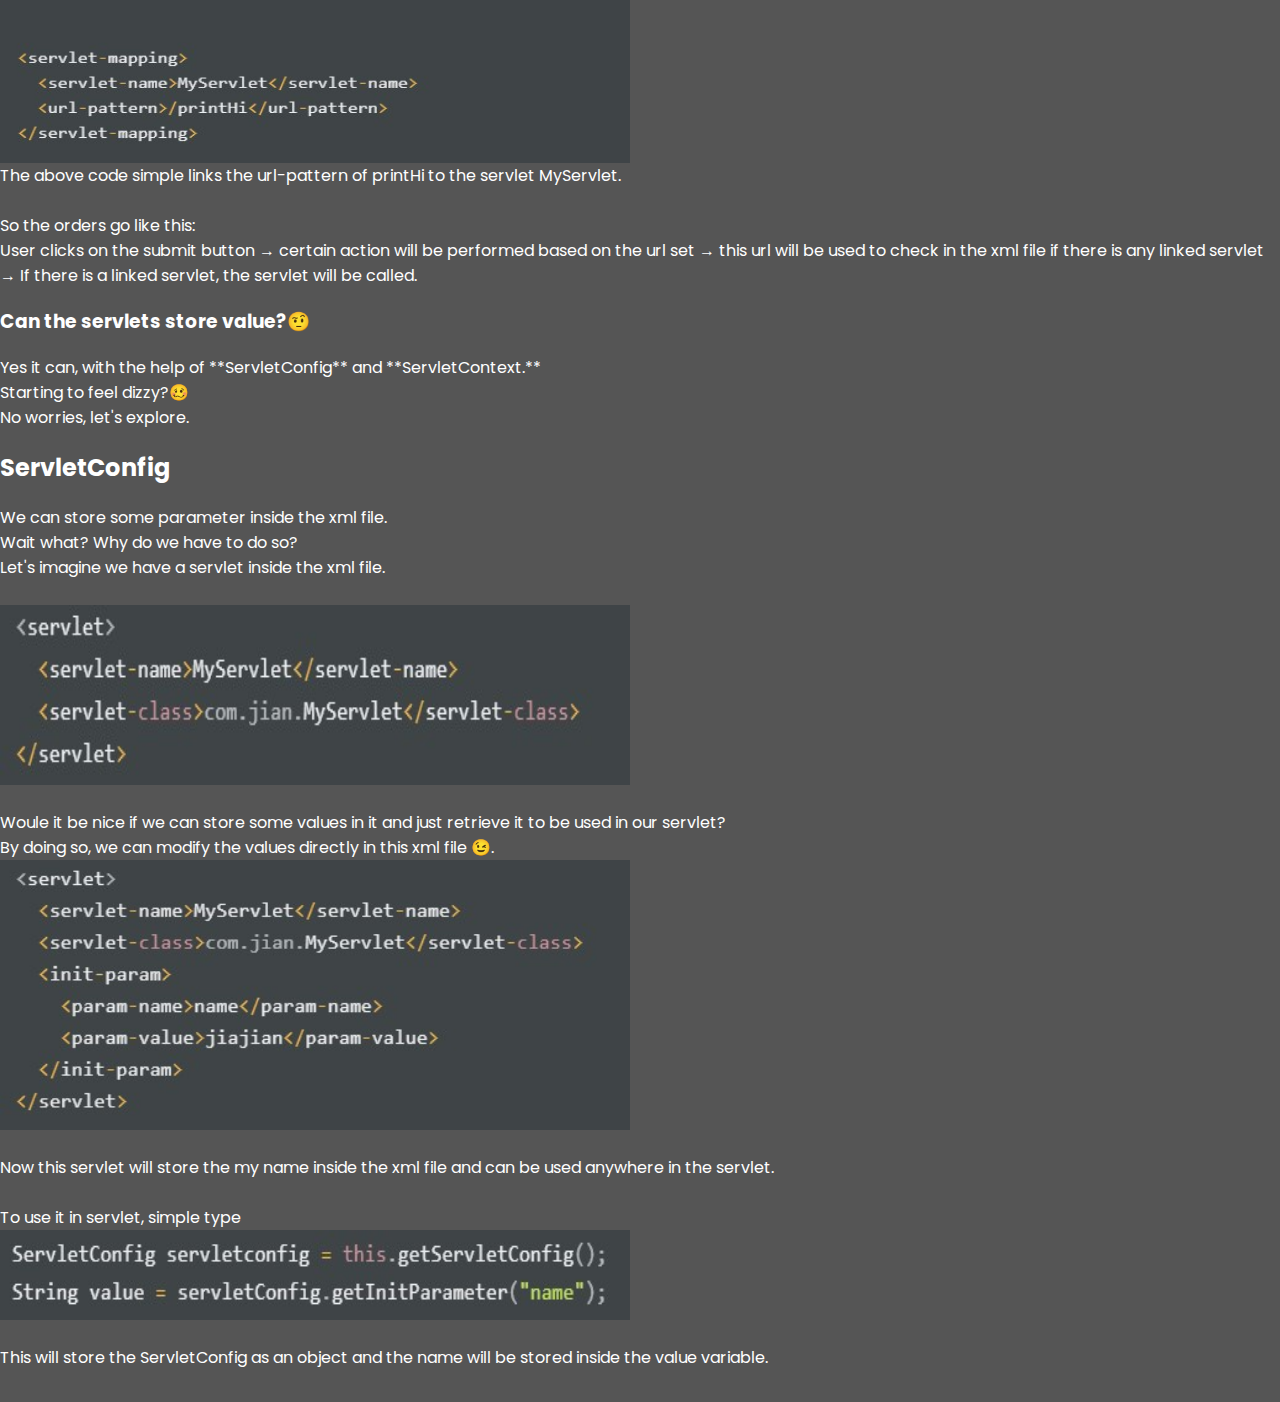
<file: srvjsp.html>
<!DOCTYPE html>
<html>

    <head>
        <meta charset="utf-8">
        <meta name="viewport" content="width=device-width, initial-scale=1">
        <link rel="preconnect" href="https://fonts.gstatic.com">
        <link href="https://fonts.googleapis.com/css2?family=Poppins:wght@200&display=swap" rel="stylesheet">
        <link rel="stylesheet" type="text/css" href="style.css">

        <title>Servlet and Jsp</title>
    </head>

    <body>

        <section class="main-section-lab">
            <nav class="main-nav">
              <ul class="main-nav-container">
                  <li><a href=".">CoderCat</a></li>
                  <li><a href="Labs.html">Labs</a></li>
                  <li><a href="achievements.html">Achievements</a></li>
                  <li><a href="project.html">Projects</a></li>
              </ul>
            </nav>
        </section>

        <section class="srvJsp">
            <h1>Servlet and JSP</h1>
            <p>Jakarta Server Pages (JSP) is a collection of technologies that helps 
                software developers create dynamically generated web pages based on HTML,
                XML, SOAP, or other document types.<br><br>

                **Servlets** are the Java programs that runs on the Java-enabled web 
                server or application server. They are used to handle the request obtained
                from the web server, process the request, produce the response, then send 
                response back to the web server. <br><br>
                
                To better understand servlet, we need to know what is HTTP. <br><br>
                
                **HyperText Transfer Protocol (HTTP)**<br>
                
                is a communication between the client and the server.<br><br>
                
                An example would be, when we click on a link, the browser will send a request 
                to the server and the server will responds with a corresponding request.<br>
                
                When Tomcat server received a http request  from client, it will create a request
                object and response object.</p>

                <h3>What is in the request you might ask!</h3>
                <p>
                    A HTTP request consists of<br>
                    <ul>
                        <li>Request line</li>
                        <li>Headers</li>
                        <li>Empty line</li>
                        <li>Message-body (optional)</li>
                    </ul>
                </p>

                <h3>Request line</h3>
                <p>Request-Line = Method  Request-URI  HTTP-Version </p>

                <h3>HTTP Request Method</h3>
                <p>In the request, A HTTP Request Method must be specified.<br>

                    There are several request methods such as HEAD, OPTIONS, 
                    DELETE, TRACE, PUT and the most common GET/ POST.</p>

                <h3>GET/ POST</h3>
                <p>For easier understanding, just think of GET and POST as a process of getting 
                    something from the server and sending somthing to the server.</p>

                <h3>Headers</h3>
                <p>The request-header fields allow the client to pass additional information about the request,
                     and about the client itself, to the server.</p>

                <h2>Servlet Life Cycle</h2>
                <img src="Images/servletlogic.png" alt="how servlet works" style="width: 100vh; height: 50vh;">
                <ol>
                    <li>Servlet is first initialized by calling the init() method.</li>
                    <li>After being initlialized, all the client's request will all be handled by calling the service() method.</li>
                    <li>Servlet is terminated by calling the destroy() method. An example of this will be terminating the Tomcat server or terminating any unused servlet.</li>
                    <li>init() method will be called to initialize a terminated servlet.</li>
                </ol>
                <p>In this article, instead of implementing Servlet and use the 3 methods mentioned, we will just extends the class of HttpServlet which will come with 2 methods, doGet() and doPost();</p>
 
                <p>Now, let's say we have a servlet called MyServlet and a html page called index.html</p>
                <img src="Images/srv1.jpg" style="width: 100vh; height: 50vh;"><br>
                <img src="Images/jsp1.jpg" style="width: 70vh; height: 30vh;">
                <p>What we are trying to do here is call MyServlet when the submit button is pressed.
                    <br>
                    <h3>But, how does it knows which servlet to call?</h3><br>
                    The answer lies in the web.xml file. ;) <br>

                    The web.xml file can be found under the WEB-INF folder and inside the xml file, 
                    we can decide which servlet to call when certain action happened.<br>

                    <img src="Images/srvmap1.jpg" style="width: 70vh; height: 30vh;">

                    The above code simple links the url-pattern of printHi to the servlet MyServlet.<br><br>
                    So the orders go like this:<br>
                    User clicks on the submit button → certain action will be performed based on the url set → this url will
                    be used to check in the xml file if there is any linked servlet → If there is a linked
                    servlet, the servlet will be called.

                    <h3>Can the servlets store value?🤨</h3>
                    Yes it can, with the help of **ServletConfig** and **ServletContext.**<br>
                    Starting to feel dizzy?🥴<br>
                    No worries, let's explore.<br>

                    <h2>ServletConfig</h2>
                    We can store some parameter inside the xml file. <br>
                    Wait what? Why do we have to do so?<br>
                    Let's imagine we have a servlet inside the xml file.   <br><br>
                    <img src="Images/srvconfig1.jpg" style="width: 70vh; height: 20vh;"><br>
                    Woule it be nice if we can store some values in it and just retrieve it to be used in our servlet?<br>
                    By doing so, we can modify the values directly in this xml file 😉.
                    <img src="Images/srvconfig2.jpg" style="width: 70vh; height: 30vh;"><br>
                    Now this servlet will store the my name inside the xml file and can be used anywhere in the servlet.<br><br>
                    To use it in servlet, simple type
                    <img src="Images/srvconfig3.jpg" style="width: 70vh; height: 10vh;"><br>
                    This will store the ServletConfig as an object and the name will be stored inside the value variable.
                </p>

        
        
        </section>
    </body>
</html>
</file>
<file: style.css>
html{
    font-family: 'Poppins', sans-serif;
    scroll-behavior: smooth; 
}

body{
    margin:0;
    
}

.main-section{
    background-image: url(Images/codingBackground.jpeg);
    background-repeat: no-repeat;
    background-size: cover;
}


/*-----------------Navigation bar---------------*/

.main-nav-container{
    display:flex;
    justify-content: center;
    margin:0;
    list-style:none;
    font-size: 1.2em;
    height: 10%;
    /* width:80%; */
}

.main-nav-container > li{
    padding: 20px;
    border-bottom: 2px solid white;
}

li > a{
    font-size: 1.5em;
}

li > a{
    color: #FFF;
    text-decoration: none;
}

@media only screen and (max-width: 500px) {
    .main-nav-container{
        font-size: 0.4em;
        
    }

    .main-container > .logo{
        height: 10vh;
        width: 10vh;
    }

    
    .programBtn > button{
        width: auto;
    }

    

}

.main-nav-container > li:hover{
    background-image: linear-gradient(#817984,#a99fa2,#b8adad);
    opacity: 0.8;
}


/* ----------End of Navigation bar----- */
/*index.html*/

/*-----------------Title---------------*/

.title{
    
    height: 600px;
    display: flex;
    flex-direction: column;
    align-items: center;
    justify-content: center;
    color: #FFF;
}


.main-container{
    
    display: flex;
    flex-direction: column;
    align-items: center; 
}


.main-container > .logo{
    background-image: url(Images/cat_logo.png);
    height: 260px;
    width: 260px;
    background-repeat: no-repeat;
    background-size: cover;
    border-radius: 50%;
    opacity: 0.9;
    margin-top: 2vh;
}

.main-container > .main-title{
    font-size: 2.5em;
}


@import url(https://fonts.googleapis.com/css?family=Khula:700);

.hidden {
    opacity:0;
  }

.console-container {
   
    font-family:Khula;
    font-size:3em;
    text-align:center;
    height:100px;
    width:600px;
    display:block;
    position:relative;
    color:white;
    top:30px;
    bottom:0;
    padding-left:30px;
    right:0;
    margin:30px auto;
  }

.console-underscore {
     display:inline-block;
    position:relative;
    top:-0.14em;
    left:10px;
  }


/*-----------------End of title---------------*/

/*-----------------Introduction---------------*/
.self-introduction-section{
    background-color: white;
    font-family: 'Lora', serif;
    
    
}

/*-----------------End of Introduction---------------*/

/* Skills */
.skills-container{
    
    display: grid;
    grid-template-columns: repeat(auto-fill, minmax(450px, 1fr));
    
    /* position: relative; */
    text-align: center;
} 

/* .skills-background{
    background-image: url(codingBackground.jpeg);
    width: 100%;
    height: 100%;            
    position: absolute;
    opacity: 0.2;
    background-repeat: no-repeat;
    background-size: 100%;
} */

.skillsElement{
    display: flex;
    flex-direction: column;
    justify-content: center;
    align-items: center;
    padding: 80px;
    margin: 40px;
    border-radius: 12px;
    
    background-color:white;
    background-image: linear-gradient(#d7e1ec,#ffffff);
    border-bottom: 3px solid grey; 
    
}

.skillsElement:hover{
    background-image: linear-gradient(#f5f7fa,#b8c6db);
}

.java-logo{
    height: 70px;
    width: 70px;
    background: url(Images/java.svg);
    background-repeat: no-repeat;
}

.webdev-logo{
    height: 70px;
    width: 70px;
    background: url(Images/webdev.svg);
    background-repeat: no-repeat;
}

.db-logo{
    height: 70px;
    width: 70px;
    background: url(Images/mysql.svg);
    background-repeat: no-repeat;
}

.javaWeb-logo{
    height: 70px;
    width: 70px;
    background: url(Images/javaweb.svg);
    background-repeat: no-repeat;
}

.etc-logo{
    height: 70px;
    width: 70px;
    background: url(Images/etc.svg);
    background-repeat: no-repeat;
}

.email-container{
    flex-direction: row;
    display: flex;
}

.emaillogo>img{
    width:80px;
    height:80px;
}

.email{
    display:flex;
    justify-items: center;
    align-items: center;
    margin-left: 15px;
    font-size: 1.2em;
}


.phoneNum-container{
    margin-top: 20px;
    flex-direction: row;
    display: flex;
    margin-left: -80px;
}

.phonelogo>img{
    width:70px;
    height:70px;
}

.phonenumber{
    display:flex;
    justify-items: center;
    align-items:center;
    margin-left: 15px;
    font-size: 1.2em;

}

/*-----------------End of skills---------------*/


/* Footer */
footer{
    text-align: center;
}

/*-----------------End of index.html---------------*/

/*-----------------labs.html---------------*/
.main-section-lab{
    height: 100px;
    background-image: url(Images/macbook.jpg);
    background-repeat: no-repeat;
    background-size: cover;
    background-position: bottom;
}

.labsContainer{
    font-size: 3em;
    font-family: 'Lora', serif;
}

.programmingQuesContainer{
    display: flex;
    flex-direction: row;
    flex-wrap:nowrap;
    
}

.programImage{
    background-image: url(Images/laptop_plant.jpg);
    background-repeat: no-repeat;
    background-position:center;
    background-size:cover;
    
    width: 50vw;
    height: 30vh;
    flex:1;
}

.programInner{
    flex:1;
    display: flex;
    background-color:#F2F2F2;
    flex-direction: column;
    align-items: center;
    justify-content: center;
}

.programInner > .programDescription{
    padding-left: 50px;
}

.programBtn{
    margin-top:4vh;
    
}

.programBtn > button{
    
    height: 100%;
    width: 100%;
    text-align: center;
    border-radius: 25px;
    border: 1px solid #555;
    
}

.programBtn > button:hover{
    background-color:ghostwhite;
}

.DSAContainer{
    display: flex;
    flex-direction: row;
    flex-wrap:nowrap;
    
}

.DSAImage{
    background-image: url(Images/calculation.jpg);
    background-repeat: no-repeat;
    background-position:bottom;
    background-size: cover;

    width: 50vw;
    height: 30vh;
    flex:1;
}

.DSAInner{
    flex:1;
    display: flex;
    background-color:#F2F2F2;
    flex-direction: column;
    align-items: center;
    justify-content: center;
}

.DSAInner > .DSADescription{
    padding-left: 50px;
}

.DSABtn{
    margin-top:4vh;
    
}

.DSABtn > button{
    border: 1px solid #555;
    height: 100%;
    width: 100%;
    text-align: center;
    border-radius: 25px;
}   

.DSABtn > button:hover{
    background-color:ghostwhite;
}


.SrvJSPContainer{
    display: flex;
    flex-direction: row;
    flex-wrap:nowrap;
    
}

.SrvJSPImage{
    background-image: url(Images/web.jpg);
    background-repeat: no-repeat;
    background-position:bottom;
    background-size: cover;

    width: 50vw;
    height: 30vh;
    
    flex:1;
}

.SrvJSPInner{
    flex:1;
    display: flex;
    background-color:#F2F2F2;
    flex-direction: column;
    align-items: center;
    justify-content: center;
}

.SrvJSPInner > .SrvJSPDescription{
    padding-left: 50px;
}

.SrvJSPBtn{
    margin-top:4vh;
    
}

.SrvJSPBtn > button{
    height: 100%;
    width: 100%;
    text-align: center;
    border-radius: 25px;
    border: 1px solid #555;
}    

.SrvJSPBtn > button:hover{
    background-color:ghostwhite;
}


/*-----------------End of labs.html---------------*/

/*-----------------programming.html---------------*/
/* Popup container - can be anything you want */
/* Programming button popup */
.programbtn {
    position: relative;
    display: inline-block;
    cursor: pointer;
    -webkit-user-select: none;
    -moz-user-select: none;
    -ms-user-select: none;
    user-select: none;
  }
  
  /* The actual popup */
  .programbtn .prgmbtnOverText {
    visibility: hidden;
    width: 160px;
    background-color: #555;
    color: #fff;
    text-align: center;
    border-radius: 6px;
    padding: 8px 0;
    position: absolute;
    z-index: 1;
    bottom: 125%;
    left: 50%;
    margin-left: -80px;
  }
  
  /* Popup arrow */
  .programbtn .prgmbtnOverText::after {
    content: "";
    position: absolute;
    top: 100%;
    left: 50%;
    margin-left: -5px;
    border-width: 5px;
    border-style: solid;
    border-color: #555 transparent transparent transparent;
  }
  
  /* Toggle this class - hide and show the popup */
  .programbtn .show {
    visibility: visible;
    -webkit-animation: fadeIn 1s;
    animation: fadeIn 1s;
  }

  .programbtn .hide {
    visibility:hidden;
    
  }
/* End of Programming button popup */

/* DSA button popup */
  .dsabtn {
    position: relative;
    display: inline-block;
    cursor: pointer;
    -webkit-user-select: none;
    -moz-user-select: none;
    -ms-user-select: none;
    user-select: none;
  }
  
  /* The actual popup */
  .dsabtn .dsabtnOverText {
    visibility: hidden;
    width: 160px;
    background-color: #555;
    color: #fff;
    text-align: center;
    border-radius: 6px;
    padding: 8px 0;
    position: absolute;
    z-index: 1;
    bottom: 125%;
    left: 50%;
    margin-left: -80px;
  }
  
  /* Popup arrow */
  .dsabtn .dsabtnOverText::after {
    content: "";
    position: absolute;
    top: 100%;
    left: 50%;
    margin-left: -5px;
    border-width: 5px;
    border-style: solid;
    border-color: #555 transparent transparent transparent;
  }
  
  /* Toggle this class - hide and show the popup */
  .dsabtn .show {
    visibility: visible;
    -webkit-animation: fadeIn 1s;
    animation: fadeIn 1s;
    
  }

  .dsabtn .hide {
    visibility:hidden;
    -webkit-animation: fadeOut 1s;
    animation: fadeOut 1s;
  }
  
  /* Add animation (fade in the popup) */
  @-webkit-keyframes fadeIn {
    from {opacity: 0;} 
    to {opacity: 1;}
  }
  
  @keyframes fadeIn {
    from {opacity: 0;}
    to {opacity:1 ;}
  }
/* End of DSA button popup */

/* ServletJsp button popup */
.SrvJSPbtn {
    position: relative;
    display: inline-block;
    cursor: pointer;
    -webkit-user-select: none;
    -moz-user-select: none;
    -ms-user-select: none;
    user-select: none;
  }
  
  /* The actual popup */
  .SrvJSPbtn .SrvJSPbtnOverText {
    visibility: hidden;
    width: 160px;
    background-color: #555;
    color: #fff;
    text-align: center;
    border-radius: 6px;
    padding: 8px 0;
    position: absolute;
    z-index: 1;
    bottom: 125%;
    left: 50%;
    margin-left: -80px;
  }
  
  /* Popup arrow */
  .SrvJSPbtn .SrvJSPbtnOverText::after {
    content: "";
    position: absolute;
    top: 100%;
    left: 50%;
    margin-left: -5px;
    border-width: 5px;
    border-style: solid;
    border-color: #555 transparent transparent transparent;
  }
  
  /* Toggle this class - hide and show the popup */
  .SrvJSPbtn .show {
    visibility: visible;
    -webkit-animation: fadeIn 1s;
    animation: fadeIn 1s;
    
  }

  .SrvJSPbtn .hide {
    visibility:hidden;
    -webkit-animation: fadeOut 1s;
    animation: fadeOut 1s;
  }
  
  /* Add animation (fade in the popup) */
  @-webkit-keyframes fadeIn {
    from {opacity: 0;} 
    to {opacity: 1;}
  }
  
  @keyframes fadeIn {
    from {opacity: 0;}
    to {opacity:1 ;}
  }
 /* End of ServletJsp button popup */
  /* End of labs.html */


/* programming, dsa and servletjsp .html */
.programQues{
      background-color: #555;
      display: flex;
      color: white;
      
      /* border: 1px solid red; */
}

.programQues1-container{
    border-bottom: 1px solid white;
}


.dsaQues{
    background-color: #555;
    display: flex;
    flex-direction: column;
    color: white;
}

.dsaQues1{
    border-bottom: 1px solid white;
}

.dsaQues1 > img{
    height: 60vh;
    width: 60vh;
}

.srvJsp{
    background-color: #555;
    display:flex;
    flex-direction: column;
    color: white;
}
/* End of  programming, dsa and servletjsp .html */



/*project.html*/
.project{
    background-color: #555;
    color:white;
}

.project h1{
    margin-top: 0;
    padding-top:30px;
    text-align: center;
    font-size: 3em;
    
}

.use-container{
    display: flex;
    flex-direction: row;
    justify-content:space-around;
    align-items: center;
    font-size: 1.3em;
    
}

.tech-container{
    margin:auto;
}


.project-intro{
    margin-top: 10vh;
    font-size: 1.2em;
}

.bugtrackingresult{
    display:flex;
    flex-direction: column;
    justify-content: center;
    align-items: center;
}

.bugtrackingresult > img{
    height:80vh;
    width:80vw;
}



/*achievments.html*/
* {box-sizing:border-box}


.achivementsbg{
    background-color: #555;
}

/* Slideshow container */
.slideshow-container {
  max-width: 1000px;
  position: relative;
  margin: auto;
  
}

/* Hide the images by default */
.mySlides {
  display: none;
}

.mySlides > img{
    height:780px;
    
}

/* Next & previous buttons */
.prev, .next {
  cursor: pointer;
  position: absolute;
  top: 50%;
  width: auto;
  margin-top: -22px;
  padding: 16px;
  color: black;
  font-weight: bold;
  font-size: 18px;
  transition: 0.6s ease;
  border-radius: 0 3px 3px 0;
  user-select: none;
}

/* Position the "next button" to the right */
.next {
  right: 0;
  border-radius: 3px 0 0 3px;
}

/* On hover, add a black background color with a little bit see-through */
.prev:hover, .next:hover {
  background-color: rgba(0,0,0,0.8);
}

/* Caption text */
.text {
  color: black;
  background-color: #F2F2F2;
  font-weight: 800;
  font-size: 20px;
  padding: 1px 12px;
  position: relative;
  bottom: 90px;
  width: 100%;
  text-align: center;
}

/* Number text (1/3 etc) */
.numbertext {
  color: black;
  font-size: 12px;
  padding: 8px 12px;
  position: absolute;
  top: 0;
}

/* The dots/bullets/indicators */
/* .dot {
  cursor: pointer;
  height: 15px;
  width: 15px;
  margin: 0 2px;
  background-color: #bbb;
  border-radius: 50%;
  display: inline-block;
  transition: background-color 0.6s ease;
}

.active, .dot:hover {
  background-color: #717171;
} */

/* Fading animation */
.fade {
  -webkit-animation-name: fade;
  -webkit-animation-duration: 1.5s;
  animation-name: fade;
  animation-duration: 1.5s;
}

@-webkit-keyframes fade {
  from {opacity: .4}
  to {opacity: 1}
}

@keyframes fade {
  from {opacity: .4}
  to {opacity: 1}
}
</file>
